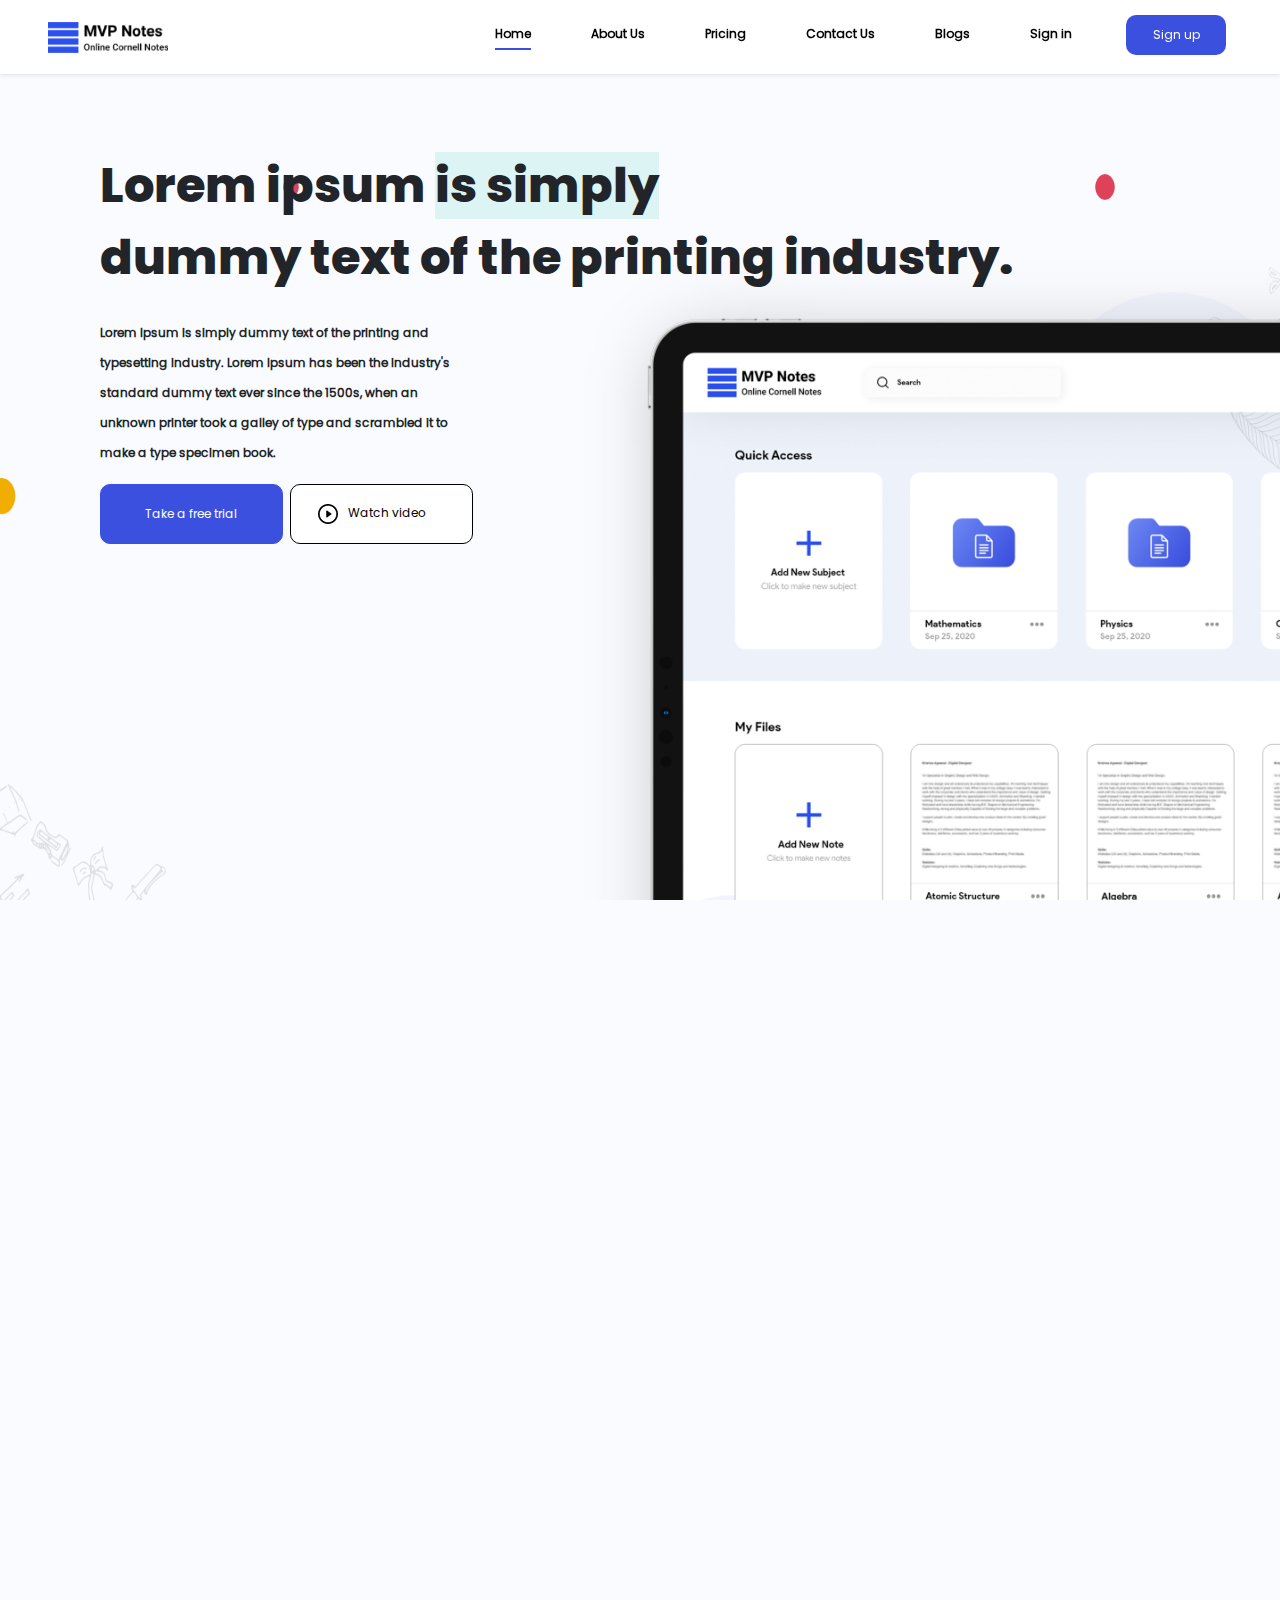
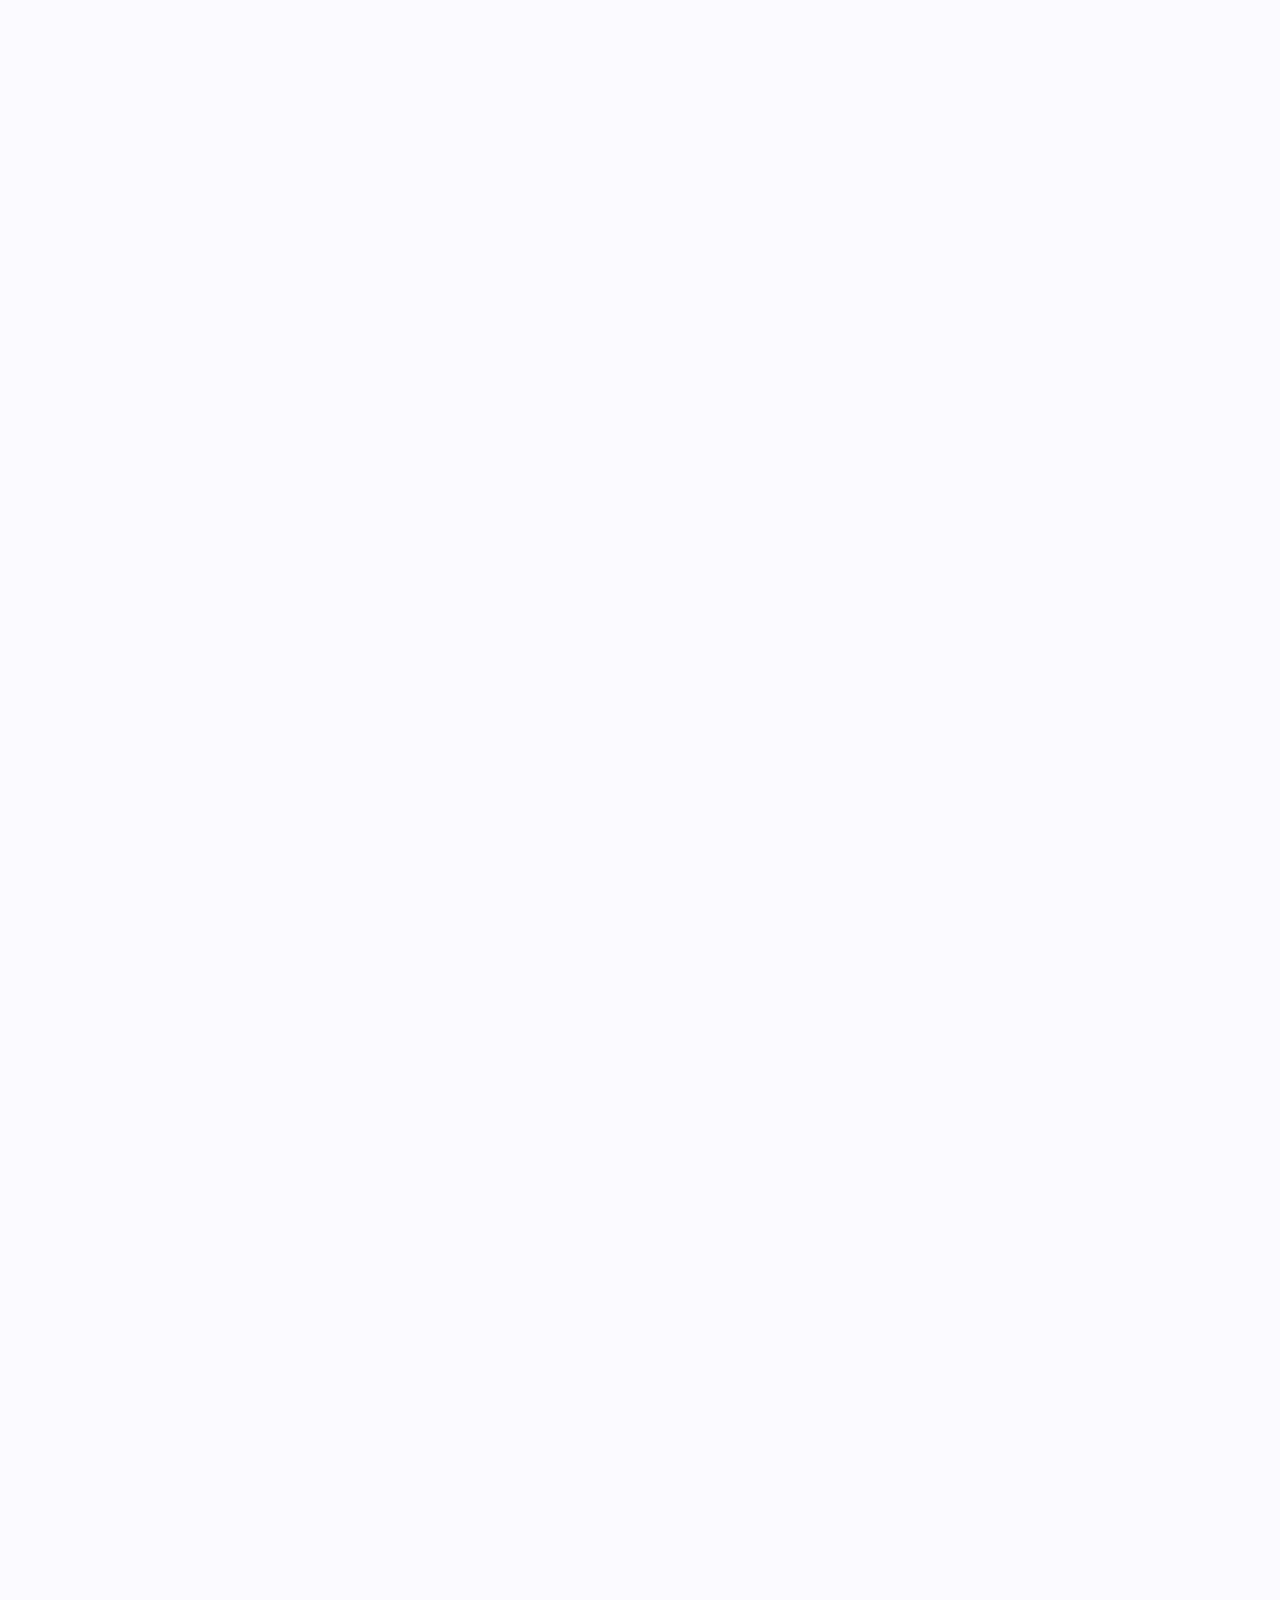
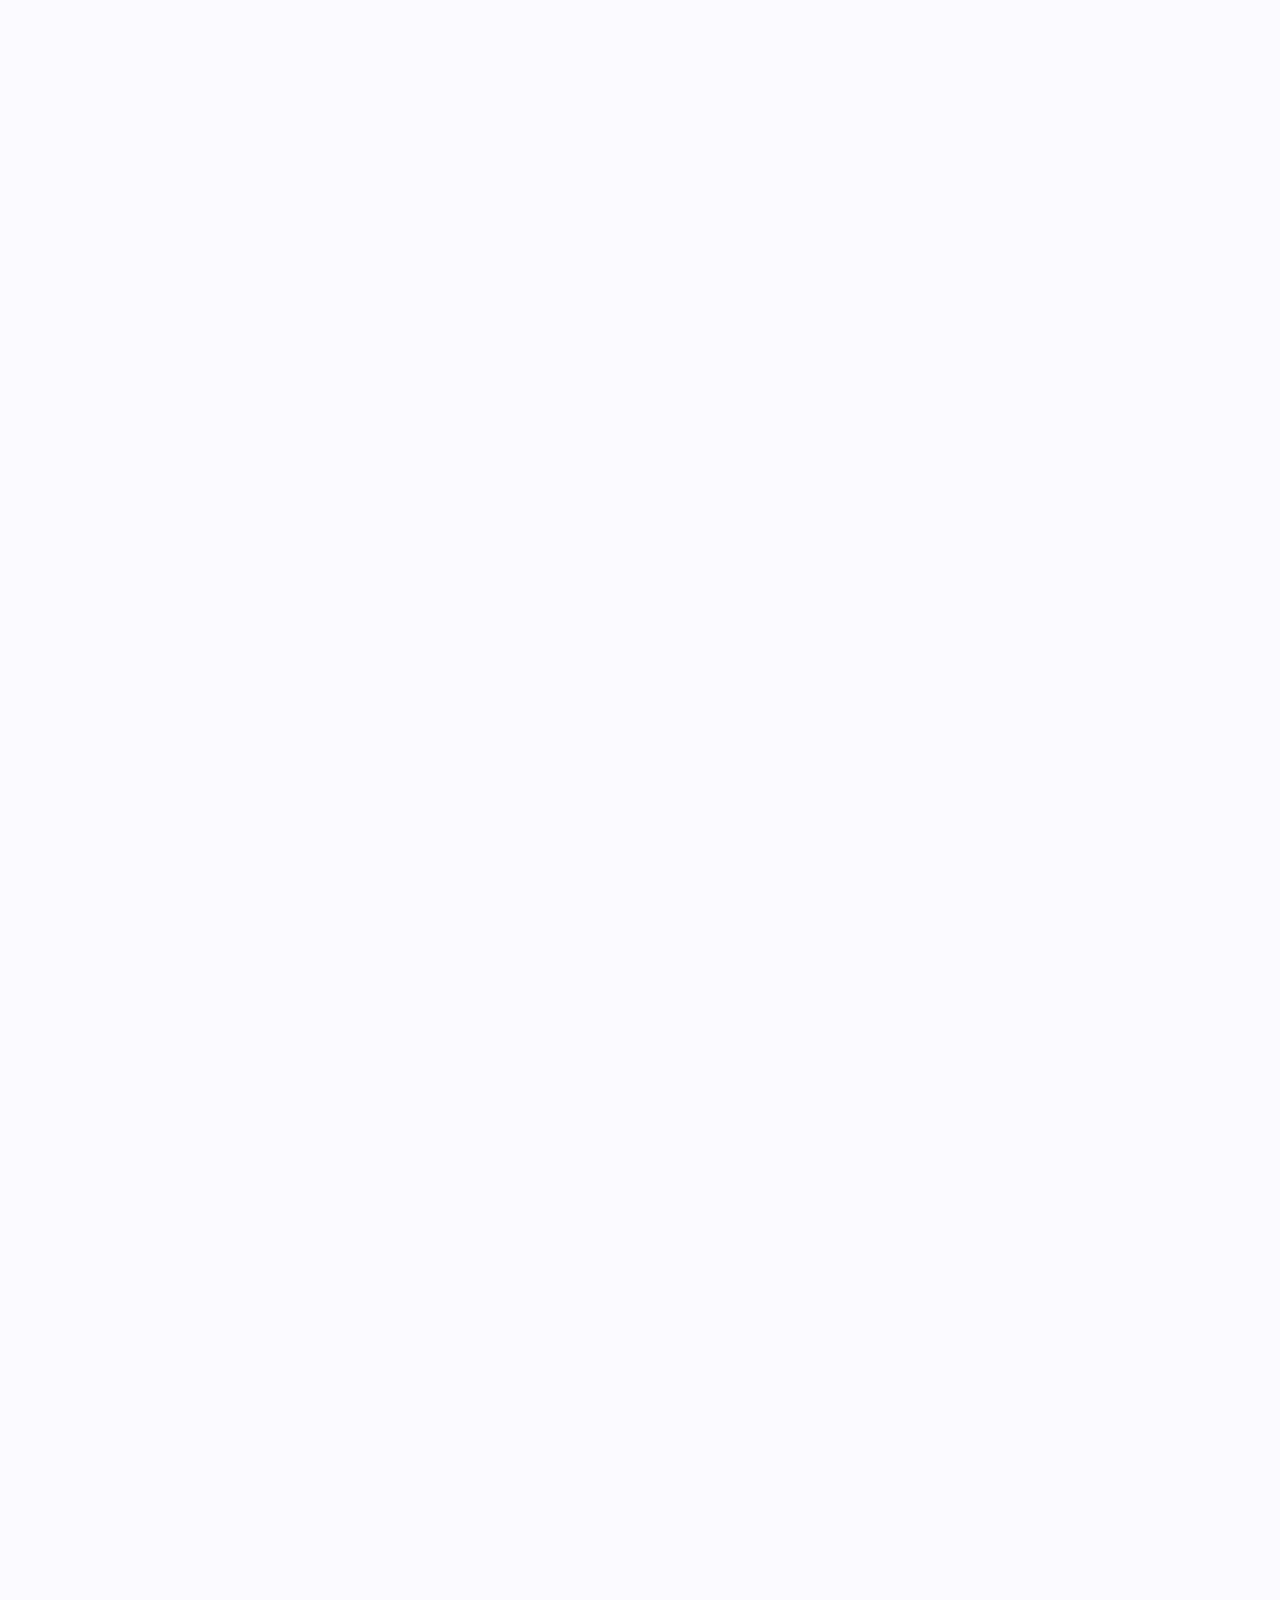
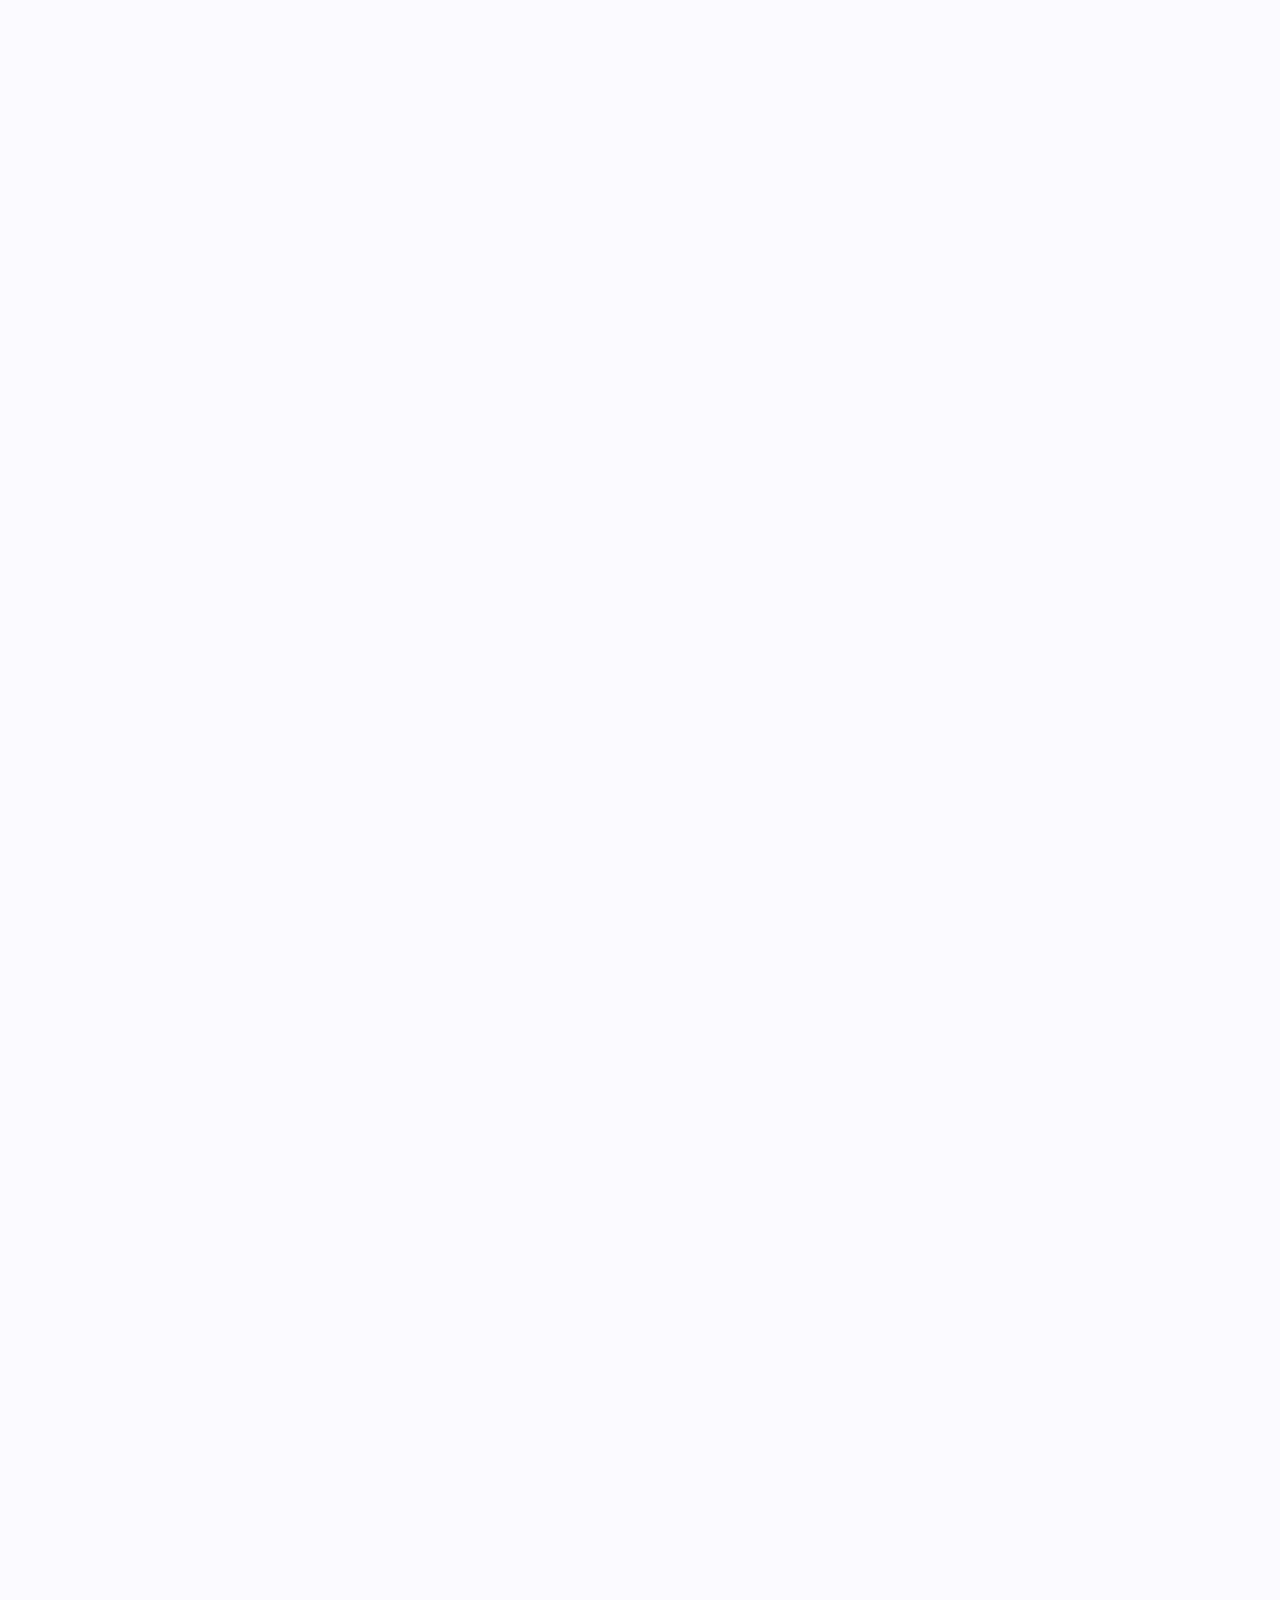
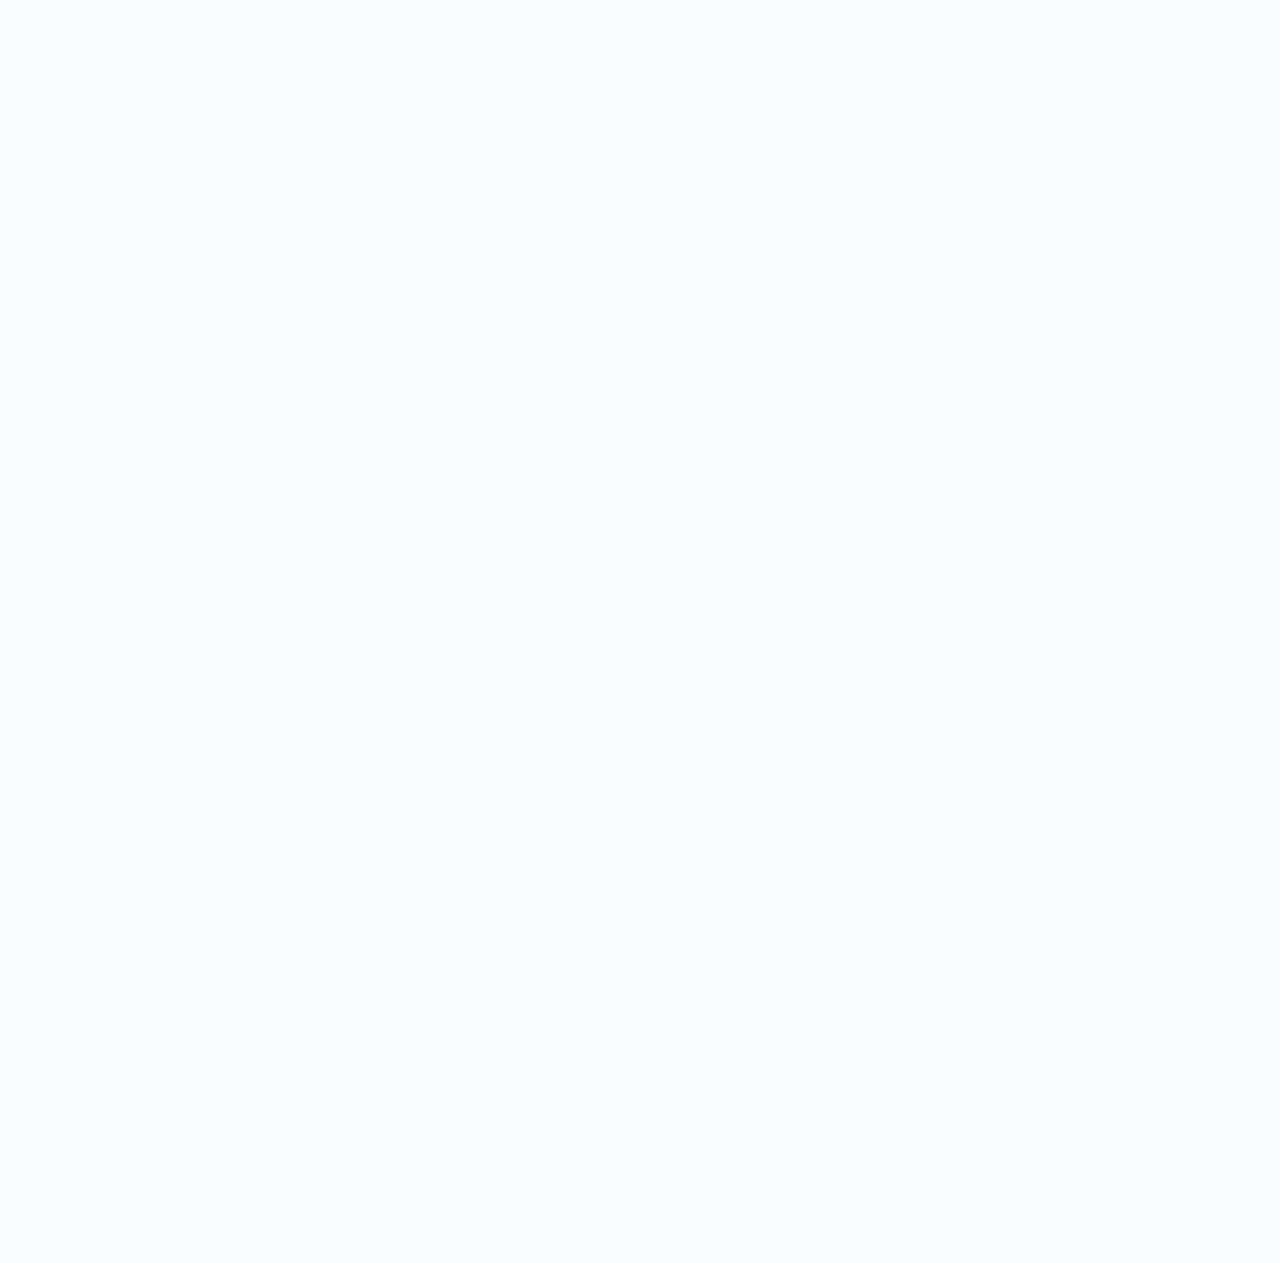
<file: index.html>
<!DOCTYPE html>
<html>
<head>
  <meta charset="UTF-8">
  <meta name="description" content="">
  <meta name="keywords" content="">
  <meta name="author" content="">
  <meta name="viewport" content="width=device-width, initial-scale=1, shrink-to-fit=no">
  
<!-- Bootstrap CSS -->
<link rel="stylesheet" href="css/style.css">
<link rel="stylesheet" href="css/mobileStyle.css">
<link rel="stylesheet" href="css/bootstrap.min.css">
<link rel="stylesheet" href="https://stackpath.bootstrapcdn.com/font-awesome/4.7.0/css/font-awesome.min.css">

 <title>MVP Notes</title>
</head>
<body>

<header>
 <nav class="navbar navbar-expand-lg navbar-light smart-scroll" style="background: white !important;">
  <a class="navbar-brand" href="index.html">
  	<img src="images/logo.png" class="header-logo">
  </a>
  <button class="navbar-toggler" type="button" data-toggle="collapse" data-target="#navbarNav" aria-controls="navbarNav" aria-expanded="false" aria-label="Toggle navigation">
    <span class="navbar-toggler-icon"></span>
  </button>
  <div class="collapse navbar-collapse" id="navbarNav">
    <ul class="navbar-nav">
      <li class="nav-item active">
        <a class="nav-link" href="#">Home <span class="sr-only">(current)</span></a>
      </li>
      <li class="nav-item">
        <a class="nav-link" href="About.html">About Us</a>
      </li>
      <li class="nav-item">
        <a class="nav-link" href="Pricing.html">Pricing</a>
      </li>
      <li class="nav-item">
        <a class="nav-link" href="Contact.html">Contact Us</a>
      </li>
      <li class="nav-item">
        <a class="nav-link" href="Blogs.html">Blogs</a>
      </li>
      <li class="nav-item">
        <a class="nav-link" href="#">Sign in</a>
      </li>
      <li class="nav-item mx-4">
        <a class="" href="#">
        	<button class="header-button">Sign up</button>
        </a>
      </li>
     
    </ul>
  </div>
 </nav>
</header>

<section class="home-banner-div">
	<p class="banner-head">Lorem ipsum <span>is simply</span> <br/> dummy text of the printing industry.</p>
	<div class="row">
		<div class="col-md-4">
			<p class="home-content-text pt-4">
				Lorem Ipsum is simply dummy text of the printing and typesetting industry. Lorem Ipsum has been the industry's standard dummy text ever since the 1500s, when an unknown printer took a galley of type and scrambled it to make a type specimen book.
			</p>
			<div class="d-flex justify-content-between pt-3">
				<button class="banner-button blue">Take a free trial</button>
				<button class="banner-button-white"><span><img src="images/Play black button.png" class="button-play-icon"></span>Watch video</button>
			</div>
<!-- 			<img src="images/Texture.png" class="banner-texture">
 -->		</div>
		<div class="col-md-8">
			<img src="images/1.png" class="banner-image">
		</div>
	</div>
</section>

<section class="bg-white home-history-div">
	<div class="cont">
		<div class="row align-items-center">
		<div class="col-md-6">
			<img src="images/Group 3440.png" class="history-img">
		</div> 
		<div class="col-md-6">
			<p class="home-small-heading">History of Cornel Notes.</p>
			<p class="home-heading">What is MVP Notes?</p>
			<p class="home-content-text py-4">Lorem Ipsum is simply dummy text of the printing and typesetting industry. Lorem Ipsum has been the industry's standard dummy text ever since the 1500s, when an unknown printer took a galley of type and scrambled it to make a type specimen book. It has survived not only five centuries, but also the leap into electronic typesetting, remaining essentially unchanged. It was popularised in the 1960s with the release of Letraset sheets containing Lorem Ipsum passages, and more recently with desktop publishing software like Aldus PageMaker including versions of Lorem Ipsum. It was popularised in the 1960s with the release of Letraset sheets containing Lorem Ipsum passages, and more recently with desktop publishing software like Aldus PageMaker including versions of Lorem Ipsum.</p>
			<button class="banner-button blue">Know More About Us</button>
		</div>
	</div>
	</div>
</section>

<section class="Highlights-section">
	<div class="cont">
		<p class="home-small-heading text-center">Software Highlights</p>
		<p class="home-heading text-center">We Make Good Shift For You</p>
		<div class="row pt-5">
			<div class="col-md-6 pt-5">
				<p class="highlight-head">Create your lecture notes <br>in some minutes, here and now</p>

				<!-- accordian -->
				<div class="container p-0">
				  <div class="accordion" id="accordionExample">
				  <div class="card">
				    <div class="card-head" id="headingOne">
				      <h2 class="mb-0" data-toggle="collapse" data-target="#collapseOne" aria-expanded="true" aria-controls="collapseOne">
				          1. Build your Subject for the notes you want. 
				      </h2>
				    </div>
				    <div id="collapseOne" class="collapse show" aria-labelledby="headingOne" data-parent="#accordionExample">
				      <div class="card-body">
				      	<p class="home-content-text">
				        Lorem Ipsum is simply dummy text of the printing and typesetting industry. Lorem Ipsum has been the industry's standard dummy text ever since the 1500s, when an unknown printer took a galley of type and scrambled it to make a type specimen book.
				        </p>
				        <p class="home-content-text font-blue">Learn More <span><i class="fa fa-chevron-right px-4"></i></span></p>

				      </div>
				    </div>
				  </div>

				  <div class="card">
				    <div class="card-head" id="headingTwo">
				      <h2 class="mb-0 collapsed" data-toggle="collapse" data-target="#collapseTwo" aria-expanded="false" aria-controls="collapseTwo">
				          2. Create your Notes in the Subject.
				      </h2>
				    </div>
				    <div id="collapseTwo" class="collapse" aria-labelledby="headingTwo" data-parent="#accordionExample">
				      <div class="card-body">
				      	<p class="home-content-text">
				        Lorem Ipsum is simply dummy text of the printing and typesetting industry. Lorem Ipsum has been the industry's standard dummy text ever since the 1500s, when an unknown printer took a galley of type and scrambled it to make a type specimen book.
				        </p>
				        <p class="home-content-text font-blue">Learn More <span><i class="fa fa-chevron-right px-4"></i></span></p>
				      </div>
				    </div>
				  </div>

				  <div class="card">
				    <div class="card-head" id="headingThree">
				      <h2 class="mb-0 collapsed" data-toggle="collapse" data-target="#collapseThree" aria-expanded="false" aria-controls="collapseThree">
				          3. Save you Notes and edit anywhere. anytime.
				      </h2>
				    </div>
				    <div id="collapseThree" class="collapse" aria-labelledby="headingThree" data-parent="#accordionExample">
				      <div class="card-body">
				      	<p class="home-content-text">
				        Lorem Ipsum is simply dummy text of the printing and typesetting industry. Lorem Ipsum has been the industry's standard dummy text ever since the 1500s, when an unknown printer took a galley of type and scrambled it to make a type specimen book.
				        </p>
				        <p class="home-content-text font-blue">Learn More <span><i class="fa fa-chevron-right px-4"></i></span></p>
				      </div>
				    </div>
				  </div>

				</div>
				</div>
				<!-- accordian ends -->
			</div>

			<div class="col-md-6">
				<img src="images/1.png" class="hightlight-image">
			</div>
		</div>
	</div>
</section>

<section class="Demo-section">
	<div class="cont text-center">
		<p class="home-small-heading">Live Demo</p>
		<p class="home-heading">MVP Notes Software Video Explain</p>
		<img src="images/Group 3508.png" class="Demo-image">
		<button class="watch-video-button blue"><span><img src="images/Play black button.png" class="button-play-icon"></span>Watch video</button>

	</div>	
</section>

<section class="subscription-section">
	<div class="cont text-center">
		<p class="home-small-heading">Our Subscription plans</p>
		<p class="home-heading">Select the best plan that suits you</p>
		<button class="term-usage-button blue">Terms of Usages</button>

		<div class="row pt-5">
			<div class="col-md-3">
				<div class="subscription-cards activesub" id="first-card">
					<p class="subs-head">Beginner</p>
					<p class="subs-price">Free <span class="subs-month"> /28days</span></p>
					<p class="subs-content">For most of the bussiness that want to optimize web quaries</p>
					<div class="text-left">
					<p class="subs-feature"><span><img src="images/Blue Check.png" class="blue-tick"></span>All limited links</p>
					<p class="subs-feature"><span><img src="images/Blue Check.png" class="blue-tick"></span>Own analytics problem</p>
					<p class="subs-feature"><span><img src="images/Blue Check.png" class="blue-tick"></span>Chat support</p>
					<p class="subs-feature"><span><img src="images/Blue Check.png" class="blue-tick"></span>15GB Cloud Space</p>
                    </div>
                    <button class="subs-button blue">Free Trial</button>
				</div>
			</div>

			<div class="col-md-3">
				<div class="subscription-cards" id="second-card">
					<p class="subs-head">Creator</p>
					<p class="subs-price">$49 <span class="subs-month"> /month</span></p>
					<p class="subs-content">For most of the bussiness that want to optimize web quaries</p>
					<div class="text-left">
					<p class="subs-feature"><span><img src="images/Blue Check.png" class="blue-tick"></span>All limited links</p>
					<p class="subs-feature"><span><img src="images/Blue Check.png" class="blue-tick"></span>Own analytics problem</p>
					<p class="subs-feature"><span><img src="images/Blue Check.png" class="blue-tick"></span>Chat support</p>
					<p class="subs-feature"><span><img src="images/Blue Check.png" class="blue-tick"></span>15GB Cloud Space</p>
                    </div>
                    <button class="subs-button blue">Select this plan</button>
				</div>
			</div>
			<div class="col-md-3">
				<div class="subscription-cards" id="third-card">
					<p class="subs-head">Bussiness</p>
					<p class="subs-price">$139 <span class="subs-month"> /month</span></p>
					<p class="subs-content">For most of the bussiness that want to optimize web quaries</p>
					<div class="text-left">
					<p class="subs-feature"><span><img src="images/Blue Check.png" class="blue-tick"></span>All limited links</p>
					<p class="subs-feature"><span><img src="images/Blue Check.png" class="blue-tick"></span>Own analytics problem</p>
					<p class="subs-feature"><span><img src="images/Blue Check.png" class="blue-tick"></span>Chat support</p>
					<p class="subs-feature"><span><img src="images/Blue Check.png" class="blue-tick"></span>15GB Cloud Space</p>
                    </div>
                    <button class="subs-button blue">Select this plan</button>
				</div>
			</div>
			<div class="col-md-3">
				<div class="subscription-cards" id="fourth-card">
					<p class="subs-head">Team</p>
					<p class="subs-price">$489 <span class="subs-month"> /month</span></p>
					<p class="subs-content">For most of the bussiness that want to optimize web quaries</p>
					<div class="text-left">
					<p class="subs-feature"><span><img src="images/Blue Check.png" class="blue-tick"></span>All limited links</p>
					<p class="subs-feature"><span><img src="images/Blue Check.png" class="blue-tick"></span>Own analytics problem</p>
					<p class="subs-feature"><span><img src="images/Blue Check.png" class="blue-tick"></span>Chat support</p>
					<p class="subs-feature"><span><img src="images/Blue Check.png" class="blue-tick"></span>15GB Cloud Space</p>
                    </div>
                    <button class="subs-button blue">Select this plan</button>
				</div>
			</div>
		</div>

	</div>
</section>

<section class="FAQ-section">
	<div class="cont">
		<div class="row">
			<div class="col-md-6">
				<img src="images/iryna-tysiak-kRaH720CCRE-unsplash.png" class="w-100 mb-4">
			</div>
			<div class="col-md-6">
				<div class="faq-content-div">
				<p class="home-heading">FAQ</p>
				<p class="faq-head">We're here to help you. Anytime !</p>
              <!-- accordian -->
              <div class="container p-0">
				  <div class="accordion" id="accordionExample1" style="margin-top: 11px;">
				  <div class="card">
				    <div class="card-head" id="headingOne1">
				      <h2 class="mb-0 faq-collapse-head" data-toggle="collapse" data-target="#collapseOne1" aria-expanded="true" aria-controls="collapseOne">
				          Question number one
				      </h2>
				    </div>
				    <div id="collapseOne1" class="collapse show" aria-labelledby="headingOne" data-parent="#accordionExample1">
				      <div class="card-body p-0 card-marg">
				      	<p class="home-content-text">
				        Lorem Ipsum is simply dummy text of the printing and typesetting industry. Lorem Ipsum has been the industry's standard dummy text ever since the 1500s, when an unknown printer took a galley of type and scrambled it to make a type specimen book.
				        </p>

				      </div>
				    </div>
				  </div>

				  <div class="card">
				    <div class="card-head" id="headingTwo1">
				      <h2 class="mb-0 collapsed faq-collapse-head" data-toggle="collapse" data-target="#collapseTwo1" aria-expanded="false" aria-controls="collapseTwo">
				          Question number two
				      </h2>
				    </div>
				    <div id="collapseTwo1" class="collapse" aria-labelledby="headingTwo" data-parent="#accordionExample1">
				      <div class="card-body card-marg">
				      	<p class="home-content-text p-0">
				        Lorem Ipsum is simply dummy text of the printing and typesetting industry. Lorem Ipsum has been the industry's standard dummy text ever since the 1500s, when an unknown printer took a galley of type and scrambled it to make a type specimen book.
				        </p>
				      </div>
				    </div>
				  </div>

				  <div class="card">
				    <div class="card-head" id="headingThree1">
				      <h2 class="mb-0 collapsed faq-collapse-head" data-toggle="collapse" data-target="#collapseThree1" aria-expanded="false" aria-controls="collapseThree">
				          Question number three
				      </h2>
				    </div>
				    <div id="collapseThree1" class="collapse" aria-labelledby="headingThree" data-parent="#accordionExample1">
				      <div class="card-body card-marg">
				      	<p class="home-content-text p-0">
				        Lorem Ipsum is simply dummy text of the printing and typesetting industry. Lorem Ipsum has been the industry's standard dummy text ever since the 1500s, when an unknown printer took a galley of type and scrambled it to make a type specimen book.
				        </p>
				      </div>
				    </div>
				  </div>

				  <div class="card">
				    <div class="card-head" id="headingFour1">
				      <h2 class="mb-0 collapsed faq-collapse-head" data-toggle="collapse" data-target="#collapseFour1" aria-expanded="false" aria-controls="collapseFour1">
				          Question number four
				      </h2>
				    </div>
				    <div id="collapseFour1" class="collapse" aria-labelledby="headingFour" data-parent="#accordionExample1">
				      <div class="card-body card-marg">
				      	<p class="home-content-text p-0">
				        Lorem Ipsum is simply dummy text of the printing and typesetting industry. Lorem Ipsum has been the industry's standard dummy text ever since the 1500s, when an unknown printer took a galley of type and scrambled it to make a type specimen book.
				        </p>
				      </div>
				    </div>
				  </div>

				  <div class="card">
				    <div class="card-head" id="headingFive1">
				      <h2 class="mb-0 collapsed faq-collapse-head" data-toggle="collapse" data-target="#collapseFive1" aria-expanded="false" aria-controls="collapseFive1">
				          Question number five
				      </h2>
				    </div>
				    <div id="collapseFive1" class="collapse" aria-labelledby="headingFive" data-parent="#accordionExample1">
				      <div class="card-body card-marg">
				      	<p class="home-content-text p-0">
				        Lorem Ipsum is simply dummy text of the printing and typesetting industry. Lorem Ipsum has been the industry's standard dummy text ever since the 1500s, when an unknown printer took a galley of type and scrambled it to make a type specimen book.
				        </p>
				      </div>
				    </div>
				  </div>

				</div>
				</div>

              <!-- accordian ends -->
			    </div>
			</div>
		</div>
	</div>
</section>

<section class="call-of-action">
	<div class="cont text-center">
		<p class="home-heading">Our newsletter is like others, but different.<br/> We do care about details and style. Get onboard!</p>
		<form class="pt-5">
			<input type="email" name="email"  class="COA-input" placeholder="Enter your email address" />
			<button class="COA-button">Push! Don't Pull!</button>
		</form>
	</div>
</section>

<section class="Blogs-section">
	<div class="cont">
		<p class="home-small-heading text-center">Blogs</p>
		<p class="home-heading text-center">Read Our Articles</p>
		<div class="row pt-5">
			<div class="col-md-6">
				<div class="blog-left-div">
					<img src="images/adolfo-felix-Yi9-QIObQ1o-unsplash (1).png">
					<p class="blog-head">Lorem ipsum is simply dummy text of the printing industry.</p>
					<p class="blog-content-text p-0">
				        Lorem Ipsum is simply dummy text of the printing and typesetting industry. Lorem Ipsum has been the industry's standard dummy text ever since the 1500s, when an unknown printer took a galley of type and scrambled it to make a type specimen book.
				     </p>
				     <p class="blog-head-small">By Will Leitch</p>
				     <p class="blog-publish-date">March 25, 2020 | 09:10 PM</p>
				     <button class="view-more-button mt-3">View more</button>
				</div>
			</div>
			<div class="col-md-6">
				<div class="small-blog-overflow-div">
				<div class="small-blog-div">
					<div class="d-flex justify-content-between align-items-center">
						<div class="p1-div">
							<p class="blog-head-small">Lorem ipsum is simply dummy text of the printing industry.</p>
						    <p class="blog-content-small">Lorem ipsum is simply dummy text of the printing industry.Lorem Ipsum has been the industry's standard dummy text ever</p>
						    <p class="blog-author-small">By Will Leitch</p>
				            <p class="blog-publish-date-small">March 25, 2020 | 09:10 PM</p>
						</div>
						<div class="p2-div">
							<img src="images/daniel-fazio-DzqeB43HfnE-unsplash.png">
						</div>
					</div>
				</div>
				<div class="small-blog-div">
					<div class="d-flex justify-content-between align-items-center">
						<div class="p1-div">
							<p class="blog-head-small">Lorem ipsum is simply dummy text of the printing industry.</p>
						    <p class="blog-content-small">Lorem ipsum is simply dummy text of the printing industry.Lorem Ipsum has been the industry's standard dummy text ever</p>
						    <p class="blog-author-small">By Will Leitch</p>
				            <p class="blog-publish-date-small">March 25, 2020 | 09:10 PM</p>
						</div>
						<div class="p2-div">
							<img src="images/felipe-furtado-2zDXqgTzEFE-unsplash (2).png">
						</div>
					</div>
				</div>
				<div class="small-blog-div">
					<div class="d-flex justify-content-between  align-items-center">
						<div class="p1-div">
							<p class="blog-head-small">Lorem ipsum is simply dummy text of the printing industry.</p>
						    <p class="blog-content-small">Lorem ipsum is simply dummy text of the printing industry.Lorem Ipsum has been the industry's standard dummy text ever</p>
						    <p class="blog-author-small">By Will Leitch</p>
				            <p class="blog-publish-date-small">March 25, 2020 | 09:10 PM</p>
						</div>
						<div class="p2-div">
							<img src="images/calum-macaulay-CxYHfBkC0vs-unsplash.png">
						</div>
					</div>
				</div>
				<div class="small-blog-div">
					<div class="d-flex justify-content-between  align-items-center">
						<div class="p1-div">
							<p class="blog-head-small">Lorem ipsum is simply dummy text of the printing industry.</p>
						    <p class="blog-content-small">Lorem ipsum is simply dummy text of the printing industry.Lorem Ipsum has been the industry's standard dummy text ever</p>
						    <p class="blog-author-small">By Will Leitch</p>
				            <p class="blog-publish-date-small">March 25, 2020 | 09:10 PM</p>
						</div>
						<div class="p2-div">
							<img src="images/calum-macaulay-CxYHfBkC0vs-unsplash.png">
						</div>
					</div>
				</div>
				<div class="small-blog-div">
					<div class="d-flex justify-content-between  align-items-center">
						<div class="p1-div">
							<p class="blog-head-small">Lorem ipsum is simply dummy text of the printing industry.</p>
						    <p class="blog-content-small">Lorem ipsum is simply dummy text of the printing industry.Lorem Ipsum has been the industry's standard dummy text ever</p>
						    <p class="blog-author-small">By Will Leitch</p>
				            <p class="blog-publish-date-small">March 25, 2020 | 09:10 PM</p>
						</div>
						<div class="p2-div">
							<img src="images/calum-macaulay-CxYHfBkC0vs-unsplash.png">
						</div>
					</div>
				</div>
				</div>
			</div>
		</div>
	</div>
</section>

<section class="home-form-section">
	<div class="form-expand-div">

		<!-- accordian -->
              <div class="container p-0">
				  <div class="accordion pad-0" id="accordionExample2">
				  <div class="card border-none">
				    <div class="card-head" id="headingOne2">
				      <h2 class="mb-0 blog-collapse-head" data-toggle="collapse" data-target="#collapseOne2" aria-expanded="false" aria-controls="collapseOne">
				          Any Suggestions? We'd love to hear from you.<span><img src="images/right-arrow (3).svg" class="form-arrow"></span>
				      </h2>
				    </div>
				    <div id="collapseOne2" class="collapse" aria-labelledby="headingOne" data-parent="#accordionExample2">
				      <div class="card-body p-0">
				      	<div class="form-expand-body">
				      		<form class="expand-form">
				      			<p>Enter your full name*</p>
				      			<input type="text" name="" />
				      			<p>Enter your email address*</p>
				      			<input type="text" name="" />
				      			<p>Enter your phone number*</p>
				      			<input type="text" name="" />
				      			<p>Your Subject</p>
				      			<input type="text" name="" />
				      			<p>Your Message</p>
				      			<input type="text" name="" />
				      			<button class="blue header-button d-block text-center m-auto" style="width: 200px;">Send</button>
				      		</form>
				      	</div>
				      </div>
				    </div>
				  </div>
	             </div>
              </div>
    </div>
</section>

<footer>
	<div class="cont pt-0">
		<div class="row">
			<div class="col-md-4">
				<img src="images/logo.png" class="footer-logo">
				<p class="home-content-text pt-4 font-lightgrey font-weight-normal">
				        Lorem Ipsum is simply dummy text of the printing and typesetting industry. Lorem Ipsum has been the industry's standard dummy text ever since the 1500s, when an unknown printer took a galley of type and scrambled it to make a type specimen book.
				</p>
			</div>
			<div class="col-sm-6 col-md-2 ">
				<p class="footer-head">company</p>
				<div class="footer-links">
				<p>About Us</p>
				<p>Subscription</p>
				<P>Contact Us</P>
				<p>Blogs</p>
				<p>Sign In</p>
				</div>
			</div>
			<div class="col-sm-6 col-md-2 ">
				<p class="footer-head">Our Policy</p>
				<div class="footer-links">
				<p>Subscription Policy</p>
				<p>GDPR Policy</p>
				<P>Terms & Condition</P>
				<p>Privacy Policy</p>
				</div>
			</div>
			<div class="col-md-4">
				<p class="footer-head">Newsletter</p>
				<div class="footer-links">
				<form>
			      <input type="email" name="email"  class="Footer-input" placeholder="Enter your email address" />
			      <button class="Footer-button">Push! Don't Pull!</button>
		        </form>
				</div>
				<p class="footer-head">Follow Us</p>
				<div class="Footer-social-icons-div">
					<img src="images/Facebook.png" />
					<img src="images/linkedin.png">
					<img src="images/instagram.png">
					<img src="images/twitter.png">
				</div>
			</div>
		</div>
	</div>
	<p class="trademark-line">@2020 All rights reserved. Made by brain inventory with love.</p>
</footer>
































<script src="https://code.jquery.com/jquery-3.2.1.slim.min.js" integrity="sha384-KJ3o2DKtIkvYIK3UENzmM7KCkRr/rE9/Qpg6aAZGJwFDMVNA/GpGFF93hXpG5KkN" crossorigin="anonymous"></script>
<script>
	// add padding top to show content behind navbar
$('body').css('padding-top', $('.navbar').outerHeight() + 'px')

// detect scroll top or down
if ($('.smart-scroll').length > 0) { // check if element exists
    var last_scroll_top = 0;
    $(window).on('scroll', function() {
        scroll_top = $(this).scrollTop();
        if(scroll_top < last_scroll_top) {
            $('.smart-scroll').removeClass('scrolled-down').addClass('scrolled-up');
        }
        else {
            $('.smart-scroll').removeClass('scrolled-up').addClass('scrolled-down');
        }
        last_scroll_top = scroll_top;
    });
}
</script>
<script src="https://cdnjs.cloudflare.com/ajax/libs/popper.js/1.12.9/umd/popper.min.js" integrity="sha384-ApNbgh9B+Y1QKtv3Rn7W3mgPxhU9K/ScQsAP7hUibX39j7fakFPskvXusvfa0b4Q" crossorigin="anonymous"></script>
<script src="js/bootstrap.min.js"></script>





</body>
</html>
</file>
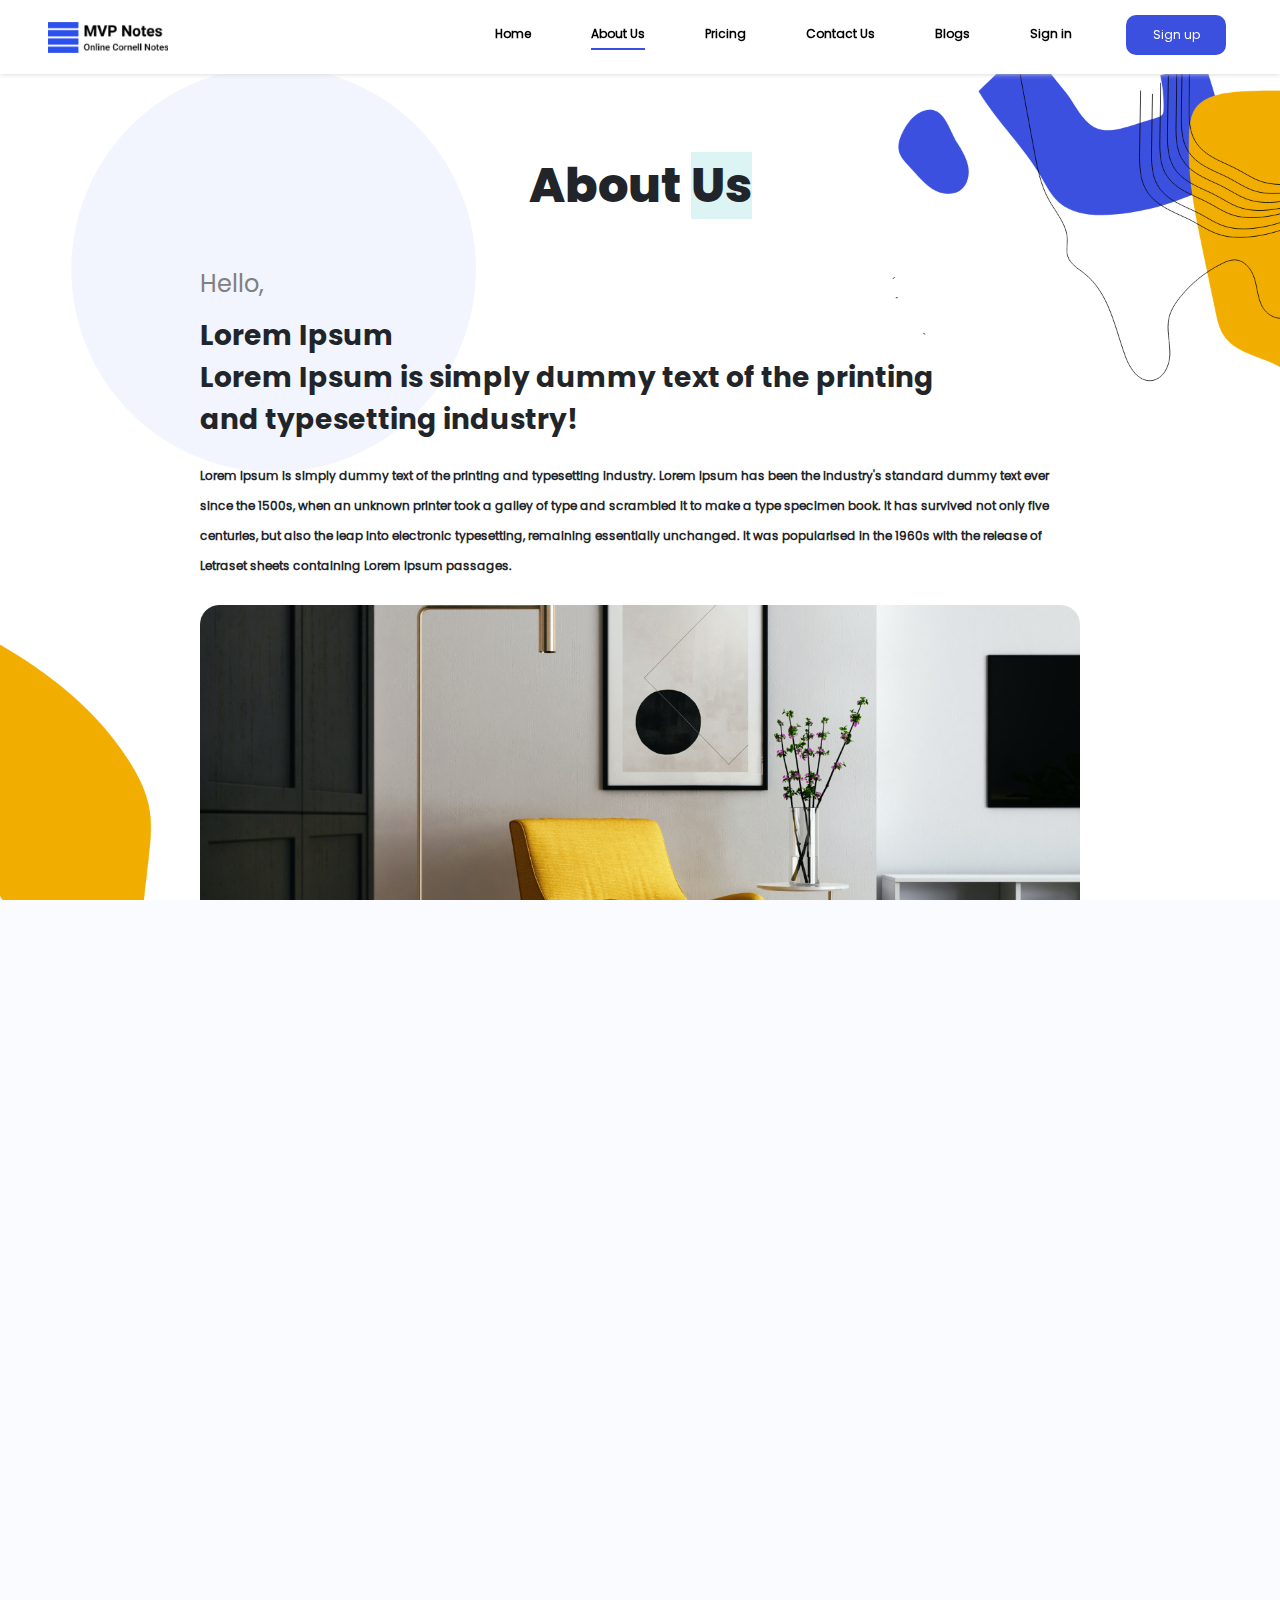
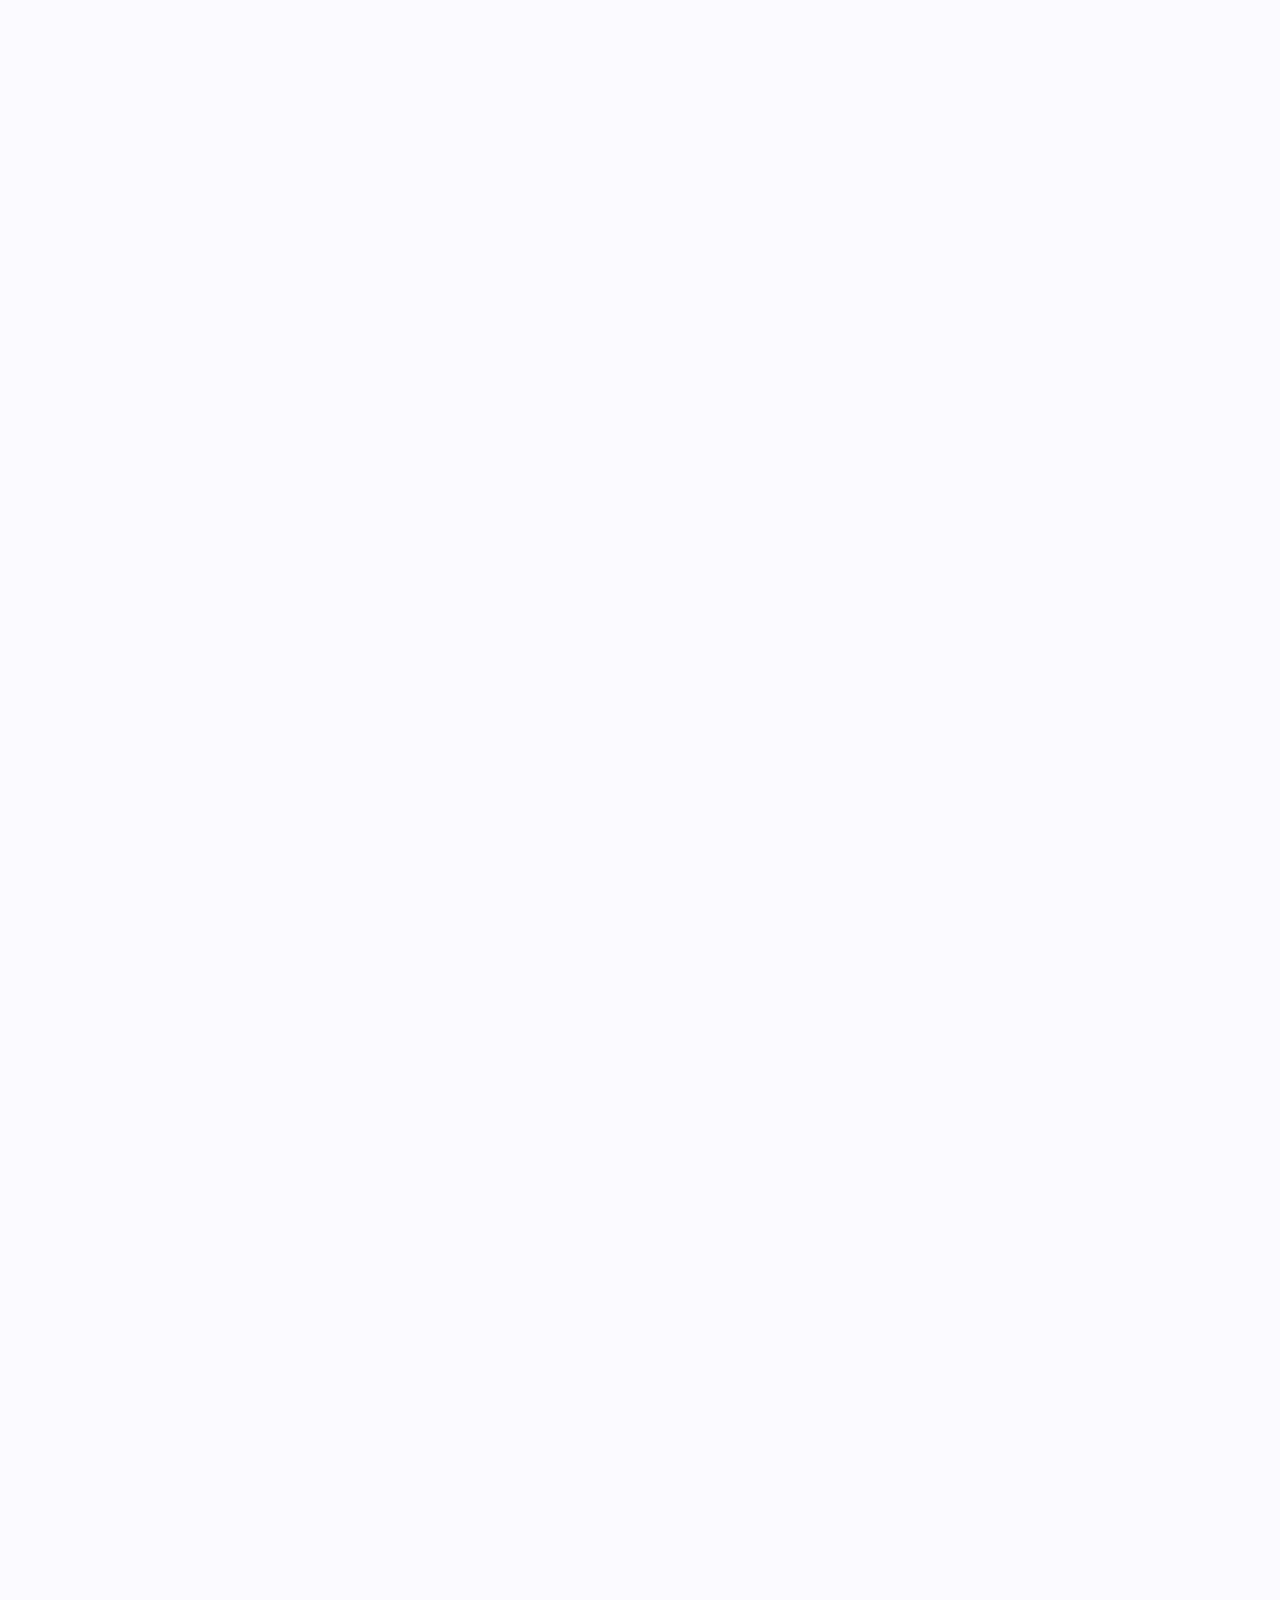
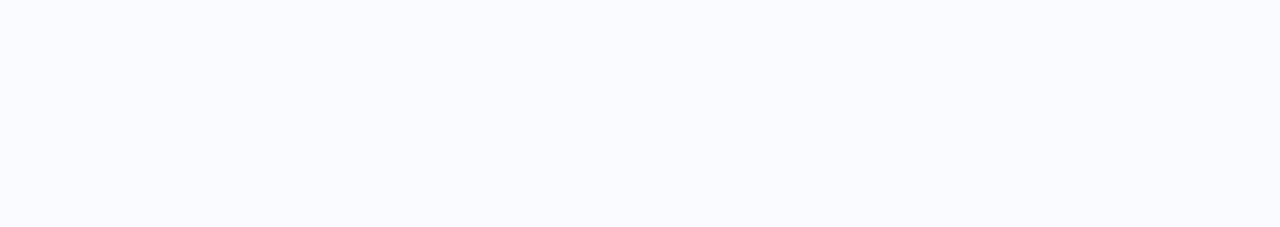
<file: About.html>
<!DOCTYPE html>
<html>
<head>
  <meta charset="UTF-8">
  <meta name="description" content="">
  <meta name="keywords" content="">
  <meta name="author" content="">
  <meta name="viewport" content="width=device-width, initial-scale=1, shrink-to-fit=no">
  
<!-- Bootstrap CSS -->
<link rel="stylesheet" href="css/style.css">
<link rel="stylesheet" href="css/mobileStyle.css">
<link rel="stylesheet" href="css/bootstrap.min.css">
<link rel="stylesheet" href="https://stackpath.bootstrapcdn.com/font-awesome/4.7.0/css/font-awesome.min.css">

 <title>About</title>
</head>
<body>

<header class="bg-white">
 <nav class="navbar navbar-expand-lg navbar-light smart-scroll" style="background: white !important;">
  <a class="navbar-brand" href="index.html">
  	<img src="images/logo.png" class="header-logo">
  </a>
  <button class="navbar-toggler" type="button" data-toggle="collapse" data-target="#navbarNav" aria-controls="navbarNav" aria-expanded="false" aria-label="Toggle navigation">
    <span class="navbar-toggler-icon"></span>
  </button>
  <div class="collapse navbar-collapse" id="navbarNav">
    <ul class="navbar-nav">
      <li class="nav-item ">
        <a class="nav-link" href="index.html">Home <span class="sr-only">(current)</span></a>
      </li>
      <li class="nav-item active">
        <a class="nav-link" href="About.html">About Us</a>
      </li>
      <li class="nav-item">
        <a class="nav-link" href="Pricing.html">Pricing</a>
      </li>
      <li class="nav-item">
        <a class="nav-link" href="Contact.html">Contact Us</a>
      </li>
      <li class="nav-item">
        <a class="nav-link" href="Blogs.html">Blogs</a>
      </li>
      <li class="nav-item">
        <a class="nav-link" href="#">Sign in</a>
      </li>
      <li class="nav-item mx-4">
        <a class="" href="#">
        	<button class="header-button">Sign up</button>
        </a>
      </li>
     
    </ul>
  </div>
 </nav>
</header>

<section class="About-banner-section">
	<div class="about-cont">
		<p class="banner-head text-center">About <span>Us</span></p>
		<h4 class="font-grey pt-5 pb-3">Hello,</h4>
		<p class="highlight-head border-none">Lorem Ipsum <br/> Lorem Ipsum is simply dummy text of the printing<br/> and typesetting industry!</p>
		<p class="home-content-text">Lorem Ipsum is simply dummy text of the printing and typesetting industry. Lorem Ipsum has been the industry's standard dummy text ever since the 1500s, when an unknown printer took a galley of type and scrambled it to make a type specimen book. It has survived not only five centuries, but also the leap into electronic typesetting, remaining essentially unchanged. It was popularised in the 1960s with the release of Letraset sheets containing Lorem Ipsum passages.</p>
		<img src="images/kam-idris-_HqHX3LBN18-unsplash.png" class="w-100 pt-4 pb-5">
		<p class="home-content-text text-center">Lorem Ipsum is simply dummy text of the printing and typesetting industry. Lorem Ipsum has been the industry's standard dummy text ever since the 1500s, when an unknown printer took a galley of type and scrambled it to make a type specimen book. It has survived not only five centuries, but also the leap into electronic typesetting, remaining essentially unchanged. It was popularised in the 1960s with the release of Letraset sheets containing Lorem Ipsum passages.</p>
	</div>
</section>

<section class="call-of-action">
	<div class="cont text-center">
		<p class="home-heading">Our newsletter is like others, but different.<br/> We do care about details and style. Get onboard!</p>
		<form class="pt-5">
			<input type="email" name="email"  class="COA-input" placeholder="Enter your email address" />
			<button class="COA-button">Push! Don't Pull!</button>
		</form>
	</div>
</section>

<section class="Blogs-section">
	<div class="cont">
		<p class="home-small-heading text-center">Blogs</p>
		<p class="home-heading text-center">Read Our Articles</p>
		<div class="row pt-5">
			<div class="col-md-6">
				<div class="blog-left-div">
					<img src="images/adolfo-felix-Yi9-QIObQ1o-unsplash (1).png">
					<p class="blog-head">Lorem ipsum is simply dummy text of the printing industry.</p>
					<p class="blog-content-text p-0">
				        Lorem Ipsum is simply dummy text of the printing and typesetting industry. Lorem Ipsum has been the industry's standard dummy text ever since the 1500s, when an unknown printer took a galley of type and scrambled it to make a type specimen book.
				     </p>
				     <p class="blog-head-small">By Will Leitch</p>
				     <p class="blog-publish-date">March 25, 2020 | 09:10 PM</p>
				     <button class="view-more-button mt-3">View more</button>
				</div>
			</div>
			<div class="col-md-6">
				<div class="small-blog-overflow-div">
				<div class="small-blog-div">
					<div class="d-flex justify-content-between align-items-center">
						<div class="p1-div">
							<p class="blog-head-small">Lorem ipsum is simply dummy text of the printing industry.</p>
						    <p class="blog-content-small">Lorem ipsum is simply dummy text of the printing industry.Lorem Ipsum has been the industry's standard dummy text ever</p>
						    <p class="blog-author-small">By Will Leitch</p>
				            <p class="blog-publish-date-small">March 25, 2020 | 09:10 PM</p>
						</div>
						<div class="p2-div">
							<img src="images/daniel-fazio-DzqeB43HfnE-unsplash.png">
						</div>
					</div>
				</div>
				<div class="small-blog-div">
					<div class="d-flex justify-content-between align-items-center">
						<div class="p1-div">
							<p class="blog-head-small">Lorem ipsum is simply dummy text of the printing industry.</p>
						    <p class="blog-content-small">Lorem ipsum is simply dummy text of the printing industry.Lorem Ipsum has been the industry's standard dummy text ever</p>
						    <p class="blog-author-small">By Will Leitch</p>
				            <p class="blog-publish-date-small">March 25, 2020 | 09:10 PM</p>
						</div>
						<div class="p2-div">
							<img src="images/felipe-furtado-2zDXqgTzEFE-unsplash (2).png">
						</div>
					</div>
				</div>
				<div class="small-blog-div">
					<div class="d-flex justify-content-between  align-items-center">
						<div class="p1-div">
							<p class="blog-head-small">Lorem ipsum is simply dummy text of the printing industry.</p>
						    <p class="blog-content-small">Lorem ipsum is simply dummy text of the printing industry.Lorem Ipsum has been the industry's standard dummy text ever</p>
						    <p class="blog-author-small">By Will Leitch</p>
				            <p class="blog-publish-date-small">March 25, 2020 | 09:10 PM</p>
						</div>
						<div class="p2-div">
							<img src="images/calum-macaulay-CxYHfBkC0vs-unsplash.png">
						</div>
					</div>
				</div>
				<div class="small-blog-div">
					<div class="d-flex justify-content-between  align-items-center">
						<div class="p1-div">
							<p class="blog-head-small">Lorem ipsum is simply dummy text of the printing industry.</p>
						    <p class="blog-content-small">Lorem ipsum is simply dummy text of the printing industry.Lorem Ipsum has been the industry's standard dummy text ever</p>
						    <p class="blog-author-small">By Will Leitch</p>
				            <p class="blog-publish-date-small">March 25, 2020 | 09:10 PM</p>
						</div>
						<div class="p2-div">
							<img src="images/calum-macaulay-CxYHfBkC0vs-unsplash.png">
						</div>
					</div>
				</div>
				<div class="small-blog-div">
					<div class="d-flex justify-content-between  align-items-center">
						<div class="p1-div">
							<p class="blog-head-small">Lorem ipsum is simply dummy text of the printing industry.</p>
						    <p class="blog-content-small">Lorem ipsum is simply dummy text of the printing industry.Lorem Ipsum has been the industry's standard dummy text ever</p>
						    <p class="blog-author-small">By Will Leitch</p>
				            <p class="blog-publish-date-small">March 25, 2020 | 09:10 PM</p>
						</div>
						<div class="p2-div">
							<img src="images/calum-macaulay-CxYHfBkC0vs-unsplash.png">
						</div>
					</div>
				</div>
				</div>
			</div>
		</div>
	</div>
</section>

<section class="home-form-section">
	<div class="form-expand-div">

		<!-- accordian -->
              <div class="container p-0">
				  <div class="accordion pad-0" id="accordionExample2">
				  <div class="card border-none">
				    <div class="card-head" id="headingOne2">
				      <h2 class="mb-0 blog-collapse-head" data-toggle="collapse" data-target="#collapseOne2" aria-expanded="false" aria-controls="collapseOne">
				          Any Suggestions? We'd love to hear from you.<span><img src="images/right-arrow (3).svg" class="form-arrow"></span>
				      </h2>
				    </div>
				    <div id="collapseOne2" class="collapse" aria-labelledby="headingOne" data-parent="#accordionExample2">
				      <div class="card-body p-0">
				      	<div class="form-expand-body">
				      		<form class="expand-form">
				      			<p>Enter your full name*</p>
				      			<input type="text" name="" />
				      			<p>Enter your email address*</p>
				      			<input type="text" name="" />
				      			<p>Enter your phone number*</p>
				      			<input type="text" name="" />
				      			<p>Your Subject</p>
				      			<input type="text" name="" />
				      			<p>Your Message</p>
				      			<input type="text" name="" />
				      			<button class="blue header-button d-block text-center m-auto" style="width: 200px;">Send</button>
				      		</form>
				      	</div>
				      </div>
				    </div>
				  </div>
	             </div>
              </div>
    </div>
</section>

<footer>
	<div class="cont pt-0">
		<div class="row">
			<div class="col-md-4">
				<img src="images/logo.png" class="footer-logo">
				<p class="home-content-text pt-4 font-lightgrey font-weight-normal">
				        Lorem Ipsum is simply dummy text of the printing and typesetting industry. Lorem Ipsum has been the industry's standard dummy text ever since the 1500s, when an unknown printer took a galley of type and scrambled it to make a type specimen book.
				</p>
			</div>
			<div class="col-md-2">
				<p class="footer-head">company</p>
				<div class="footer-links">
				<p>About Us</p>
				<p>Subscription</p>
				<P>Contact Us</P>
				<p>Blogs</p>
				<p>Sign In</p>
				</div>
			</div>
			<div class="col-md-2">
				<p class="footer-head">Our Policy</p>
				<div class="footer-links">
				<p>Subscription Policy</p>
				<p>GDPR Policy</p>
				<P>Terms & Condition</P>
				<p>Privacy Policy</p>
				</div>
			</div>
			<div class="col-md-4">
				<p class="footer-head">Newsletter</p>
				<div class="footer-links">
				<form>
			      <input type="email" name="email"  class="Footer-input" placeholder="Enter your email address" />
			      <button class="Footer-button">Push! Don't Pull!</button>
		        </form>
				</div>
				<p class="footer-head">Follow Us</p>
				<div class="Footer-social-icons-div">
					<img src="images/Facebook.png" />
					<img src="images/linkedin.png">
					<img src="images/instagram.png">
					<img src="images/twitter.png">
				</div>
			</div>
		</div>
	</div>
	<p class="trademark-line">@2020 All rights reserved. Made by brain inventory with love.</p>
</footer>




















<script src="https://code.jquery.com/jquery-3.2.1.slim.min.js" integrity="sha384-KJ3o2DKtIkvYIK3UENzmM7KCkRr/rE9/Qpg6aAZGJwFDMVNA/GpGFF93hXpG5KkN" crossorigin="anonymous"></script>
<script src="https://cdnjs.cloudflare.com/ajax/libs/popper.js/1.12.9/umd/popper.min.js" integrity="sha384-ApNbgh9B+Y1QKtv3Rn7W3mgPxhU9K/ScQsAP7hUibX39j7fakFPskvXusvfa0b4Q" crossorigin="anonymous"></script>
<script src="js/bootstrap.min.js"></script>

</body>
</html>
</file>
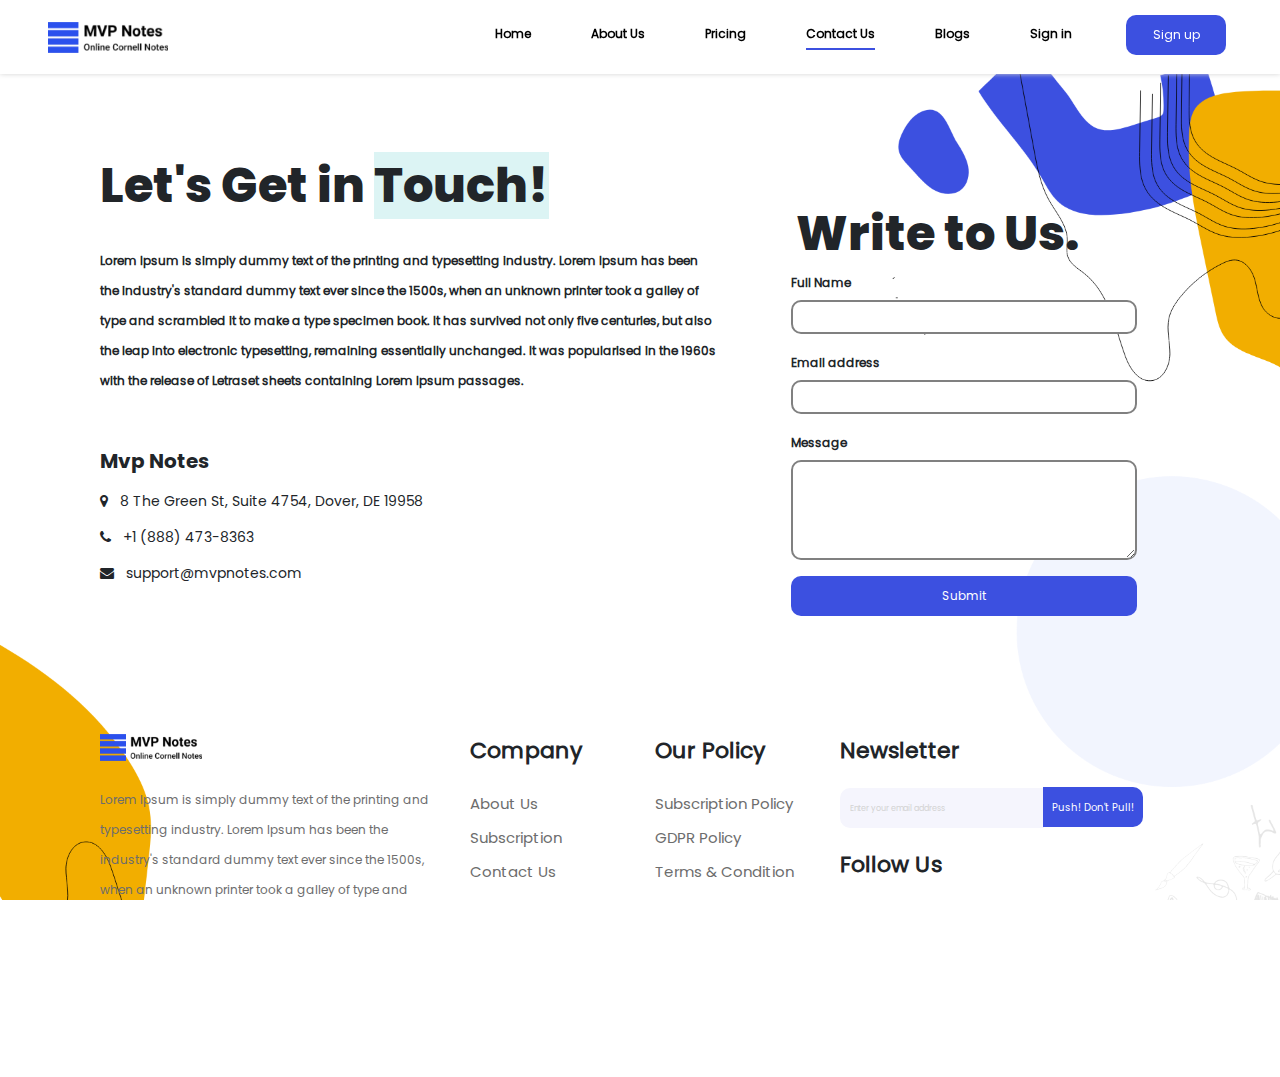
<file: Contact.html>
<!DOCTYPE html>
<html>
<head>
  <meta charset="UTF-8">
  <meta name="description" content="">
  <meta name="keywords" content="">
  <meta name="author" content="">
  <meta name="viewport" content="width=device-width, initial-scale=1, shrink-to-fit=no">
  
<!-- Bootstrap CSS -->
<link rel="stylesheet" href="css/style.css">
<link rel="stylesheet" href="css/mobileStyle.css">
<link rel="stylesheet" href="css/bootstrap.min.css">
<link rel="stylesheet" href="https://stackpath.bootstrapcdn.com/font-awesome/4.7.0/css/font-awesome.min.css">

 <title>Contact Us</title>
</head>
<body class="bg-white">

<header>
 <nav class="navbar navbar-expand-lg navbar-light smart-scroll" style="background: white !important;">
  <a class="navbar-brand" href="index.html">
  	<img src="images/logo.png" class="header-logo">
  </a>
  <button class="navbar-toggler" type="button" data-toggle="collapse" data-target="#navbarNav" aria-controls="navbarNav" aria-expanded="false" aria-label="Toggle navigation">
    <span class="navbar-toggler-icon"></span>
  </button>
  <div class="collapse navbar-collapse" id="navbarNav">
    <ul class="navbar-nav">
      <li class="nav-item ">
        <a class="nav-link" href="index.html">Home <span class="sr-only">(current)</span></a>
      </li>
      <li class="nav-item">
        <a class="nav-link" href="About.html">About Us</a>
      </li>
      <li class="nav-item ">
        <a class="nav-link" href="Pricing.html">Pricing</a>
      </li>
      <li class="nav-item active">
        <a class="nav-link" href="Contact.html">Contact Us</a>
      </li>
      <li class="nav-item">
        <a class="nav-link" href="Blogs.html">Blogs</a>
      </li>
      <li class="nav-item">
        <a class="nav-link" href="#">Sign in</a>
      </li>
      <li class="nav-item mx-4">
        <a class="" href="#">
        	<button class="header-button">Sign up</button>
        </a>
      </li>
     
    </ul>
  </div>
 </nav>
</header>


<div class="contact-body">
<section class="contact-section">
  <div class="cont">
    <div class="row">
      <div class="col-md-7">
        <p class="banner-head">Let's Get in <span>Touch!</span></p>
        <p class="home-content-text pt-4">
        Lorem Ipsum is simply dummy text of the printing and typesetting industry. Lorem Ipsum has been the industry's standard dummy text ever since the 1500s, when an unknown printer took a galley of type and scrambled it to make a type specimen book. It has survived not only five centuries, but also the leap into electronic typesetting, remaining essentially unchanged. It was popularised in the 1960s with the release of Letraset sheets containing Lorem Ipsum passages.
        </p>
       <div class="address-div">
        <p class="Address-head">Mvp Notes</p>
        <p class="address-line"><i class="fa fa-map-marker mr-2"></i> 8 The Green St, Suite 4754, Dover, DE 19958</p>
        <p class="address-line"><i class="fa fa-phone mr-2"></i> +1 (888) 473-8363</p>
        <p class="address-line"><i class="fa fa-envelope mr-2"></i> support@mvpnotes.com</p>
       </div>
      </div>

      <div class="col-md-5">
        <p class="banner-head mt-5 ml-5">Write to Us.</p>
        <!-- form -->
        <form class="form-width">
    <div class="form-group contact-form-group">
    <label for="exampleInputname1">Full Name</label>
    <input type="name" class="form-control" id="exampleInputName1" aria-describedby="nameHelp">
  </div>
  <div class="form-group contact-form-group">
    <label for="exampleInputEmail1">Email address</label>
    <input type="email" class="form-control" id="exampleInputEmail1" aria-describedby="emailHelp">
  </div>
  <div class="form-group contact-form-group">
    <label for="exampleInputEmail1">Message</label>
    <textarea type="text" class="form-control form-textarea" id="exampleInputMessage1" aria-describedby="messageHelp"></textarea>
  </div>

  <button type="submit" class="form-submit-button blue">Submit</button>
</form>
        <!-- formends -->
      </div>
    </div>
  </div>
  
</section>







<footer>
  <div class="cont pt-0">
    <div class="row">
      <div class="col-md-4">
        <img src="images/logo.png" class="footer-logo">
        <p class="home-content-text pt-4 font-lightgrey font-weight-normal">
                Lorem Ipsum is simply dummy text of the printing and typesetting industry. Lorem Ipsum has been the industry's standard dummy text ever since the 1500s, when an unknown printer took a galley of type and scrambled it to make a type specimen book.
        </p>
      </div>
      <div class="col-md-2">
        <p class="footer-head">company</p>
        <div class="footer-links">
        <p>About Us</p>
        <p>Subscription</p>
        <P>Contact Us</P>
        <p>Blogs</p>
        <p>Sign In</p>
        </div>
      </div>
      <div class="col-md-2">
        <p class="footer-head">Our Policy</p>
        <div class="footer-links">
        <p>Subscription Policy</p>
        <p>GDPR Policy</p>
        <P>Terms & Condition</P>
        <p>Privacy Policy</p>
        </div>
      </div>
      <div class="col-md-4">
        <p class="footer-head">Newsletter</p>
        <div class="footer-links">
        <form>
            <input type="email" name="email"  class="Footer-input" placeholder="Enter your email address" />
            <button class="Footer-button">Push! Don't Pull!</button>
            </form>
        </div>
        <p class="footer-head">Follow Us</p>
        <div class="Footer-social-icons-div">
          <img src="images/Facebook.png" />
          <img src="images/linkedin.png">
          <img src="images/instagram.png">
          <img src="images/twitter.png">
        </div>
      </div>
    </div>
  </div>
  <p class="trademark-line">@2020 All rights reserved. Made by brain inventory with love.</p>
</footer>
</div>




















<script src="https://code.jquery.com/jquery-3.2.1.slim.min.js" integrity="sha384-KJ3o2DKtIkvYIK3UENzmM7KCkRr/rE9/Qpg6aAZGJwFDMVNA/GpGFF93hXpG5KkN" crossorigin="anonymous"></script>
<script src="https://cdnjs.cloudflare.com/ajax/libs/popper.js/1.12.9/umd/popper.min.js" integrity="sha384-ApNbgh9B+Y1QKtv3Rn7W3mgPxhU9K/ScQsAP7hUibX39j7fakFPskvXusvfa0b4Q" crossorigin="anonymous"></script>
<script src="js/bootstrap.min.js"></script>

</body>
</html>
</file>
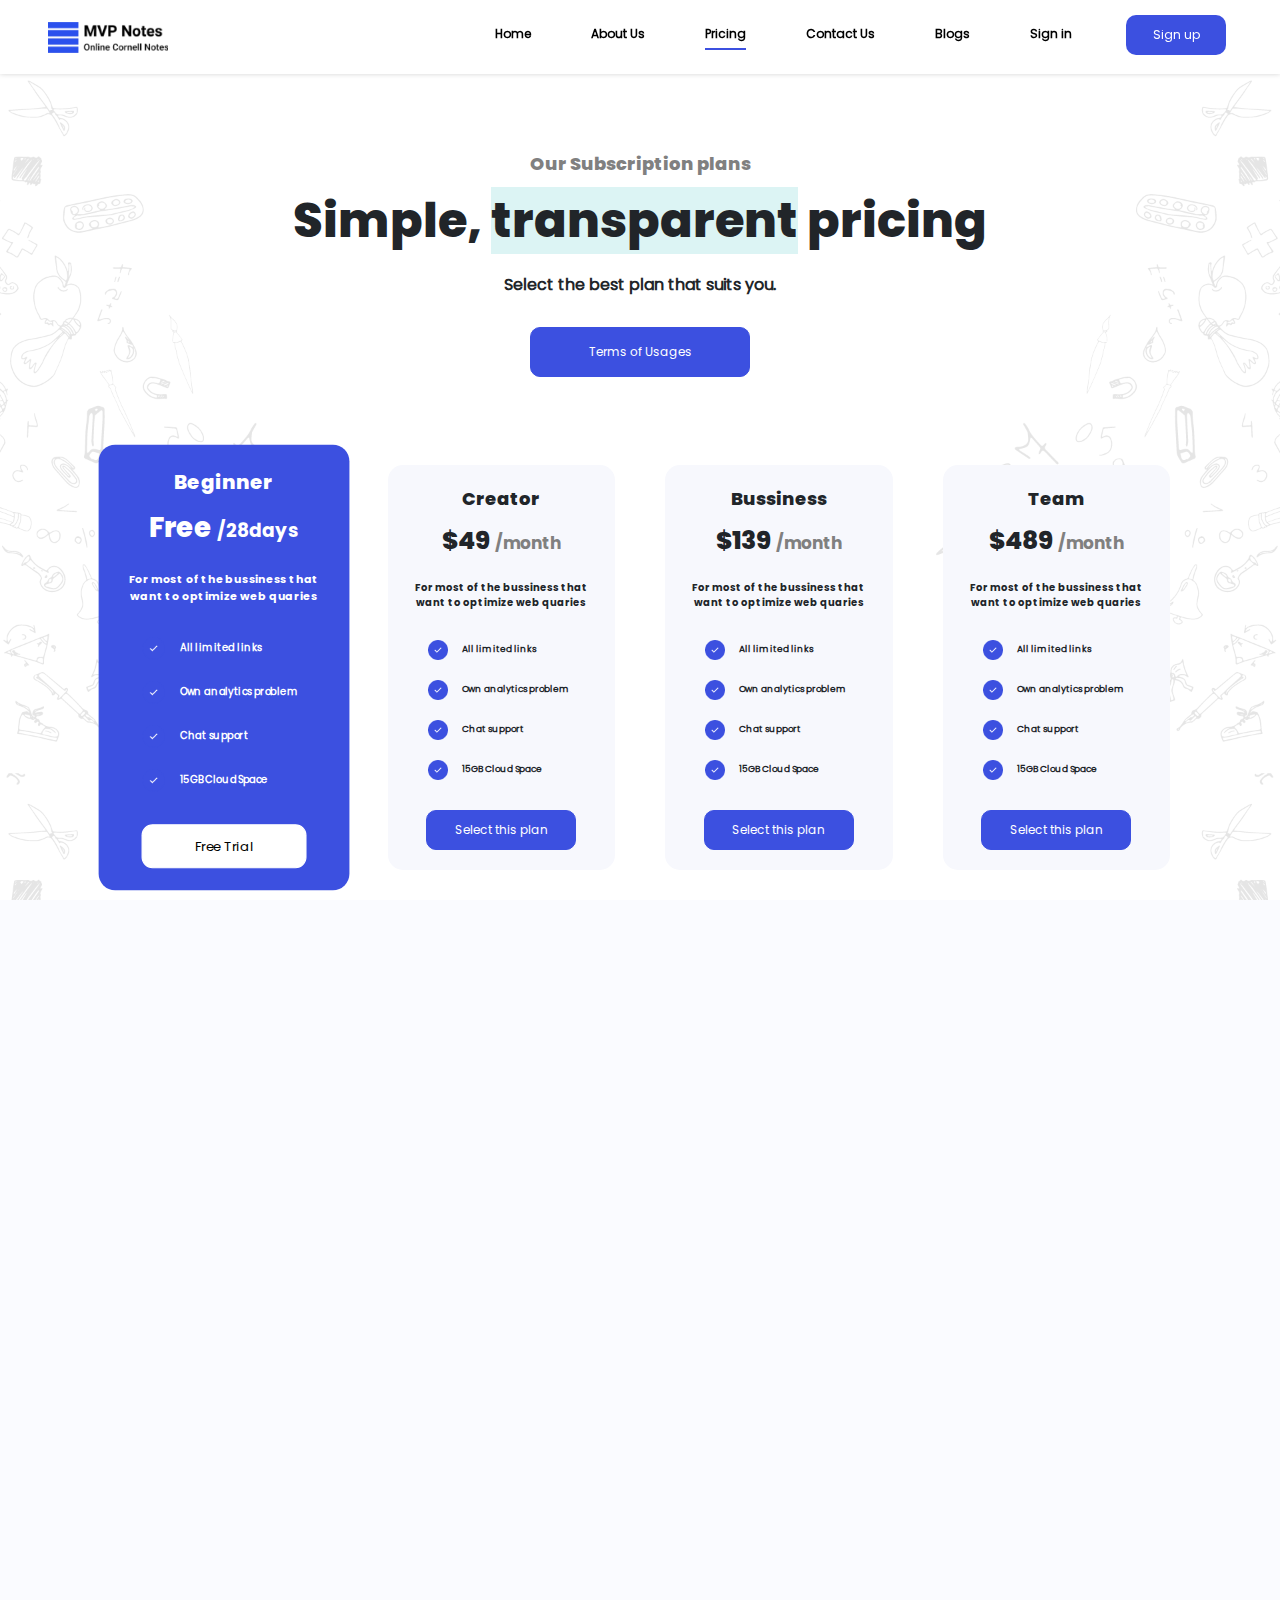
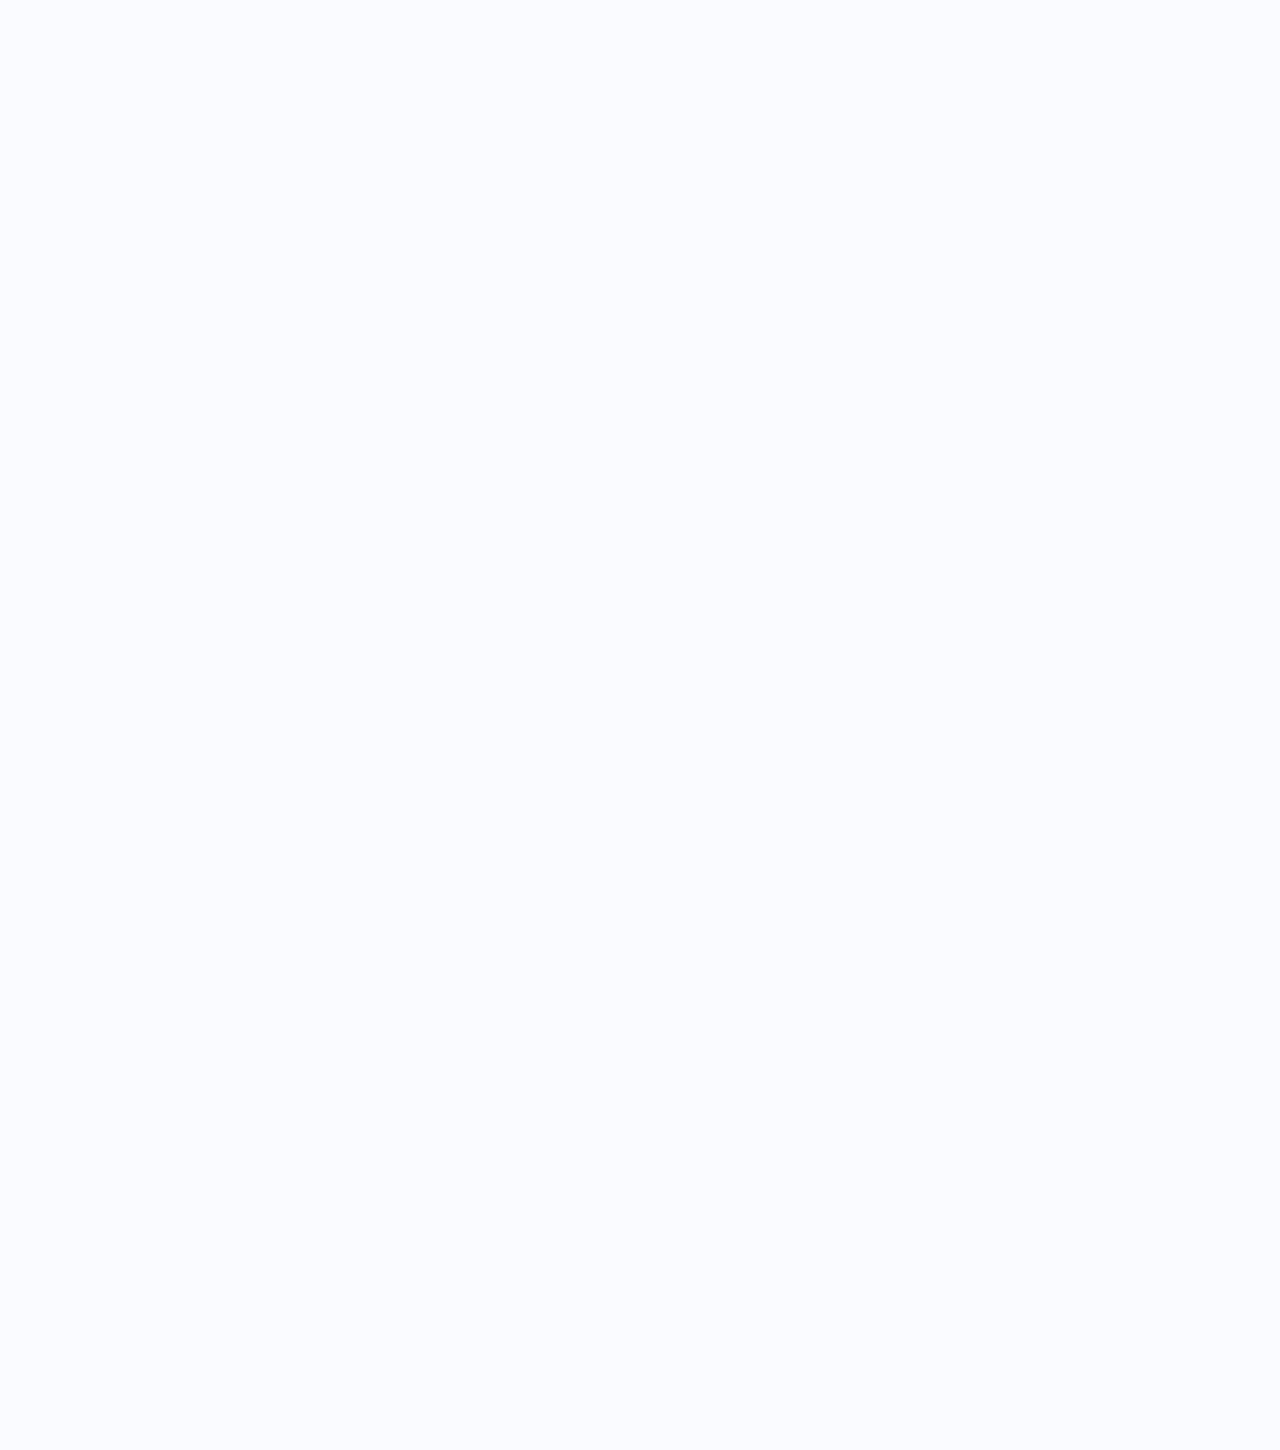
<file: Pricing.html>
<!DOCTYPE html>
<html>
<head>
  <meta charset="UTF-8">
  <meta name="description" content="">
  <meta name="keywords" content="">
  <meta name="author" content="">
  <meta name="viewport" content="width=device-width, initial-scale=1, shrink-to-fit=no">
  
<!-- Bootstrap CSS -->
<link rel="stylesheet" href="css/style.css">
<link rel="stylesheet" href="css/mobileStyle.css">
<link rel="stylesheet" href="css/bootstrap.min.css">
<link rel="stylesheet" href="https://stackpath.bootstrapcdn.com/font-awesome/4.7.0/css/font-awesome.min.css">

 <title>Pricing</title>
</head>
<body>

<header class="bg-white">
 <nav class="navbar navbar-expand-lg navbar-light smart-scroll" style="background: white !important;">
  <a class="navbar-brand" href="index.html">
  	<img src="images/logo.png" class="header-logo">
  </a>
  <button class="navbar-toggler" type="button" data-toggle="collapse" data-target="#navbarNav" aria-controls="navbarNav" aria-expanded="false" aria-label="Toggle navigation">
    <span class="navbar-toggler-icon"></span>
  </button>
  <div class="collapse navbar-collapse" id="navbarNav">
    <ul class="navbar-nav">
      <li class="nav-item ">
        <a class="nav-link" href="index.html">Home <span class="sr-only">(current)</span></a>
      </li>
      <li class="nav-item">
        <a class="nav-link" href="About.html">About Us</a>
      </li>
      <li class="nav-item active">
        <a class="nav-link" href="Pricing.html">Pricing</a>
      </li>
      <li class="nav-item">
        <a class="nav-link" href="Contact.html">Contact Us</a>
      </li>
      <li class="nav-item">
        <a class="nav-link" href="Blogs.html">Blogs</a>
      </li>
      <li class="nav-item">
        <a class="nav-link" href="#">Sign in</a>
      </li>
      <li class="nav-item mx-4">
        <a class="" href="#">
        	<button class="header-button">Sign up</button>
        </a>
      </li>
     
    </ul>
  </div>
 </nav>
</header>

<section class="subscription-section">
	<div class="cont text-center">
		<p class="home-small-heading">Our Subscription plans</p>
		<p class="banner-head mt-2">Simple, <span>transparent</span> pricing</p>
		<P class="font-weight-bold pt-3">Select the best plan that suits you.</P>
		<button class="term-usage-button blue">Terms of Usages</button>

		<div class="row pt-5">
			<div class="col-md-3">
				<div class="subscription-cards activesub" id="first-card">
					<p class="subs-head">Beginner</p>
					<p class="subs-price">Free <span class="subs-month"> /28days</span></p>
					<p class="subs-content">For most of the bussiness that want to optimize web quaries</p>
					<div class="text-left">
					<p class="subs-feature"><span><img src="images/Blue Check.png" class="blue-tick"></span>All limited links</p>
					<p class="subs-feature"><span><img src="images/Blue Check.png" class="blue-tick"></span>Own analytics problem</p>
					<p class="subs-feature"><span><img src="images/Blue Check.png" class="blue-tick"></span>Chat support</p>
					<p class="subs-feature"><span><img src="images/Blue Check.png" class="blue-tick"></span>15GB Cloud Space</p>
                    </div>
                    <button class="subs-button blue">Free Trial</button>
				</div>
			</div>

			<div class="col-md-3">
				<div class="subscription-cards" id="second-card">
					<p class="subs-head">Creator</p>
					<p class="subs-price">$49 <span class="subs-month"> /month</span></p>
					<p class="subs-content">For most of the bussiness that want to optimize web quaries</p>
					<div class="text-left">
					<p class="subs-feature"><span><img src="images/Blue Check.png" class="blue-tick"></span>All limited links</p>
					<p class="subs-feature"><span><img src="images/Blue Check.png" class="blue-tick"></span>Own analytics problem</p>
					<p class="subs-feature"><span><img src="images/Blue Check.png" class="blue-tick"></span>Chat support</p>
					<p class="subs-feature"><span><img src="images/Blue Check.png" class="blue-tick"></span>15GB Cloud Space</p>
                    </div>
                    <button class="subs-button blue">Select this plan</button>
				</div>
			</div>
			<div class="col-md-3">
				<div class="subscription-cards" id="third-card">
					<p class="subs-head">Bussiness</p>
					<p class="subs-price">$139 <span class="subs-month"> /month</span></p>
					<p class="subs-content">For most of the bussiness that want to optimize web quaries</p>
					<div class="text-left">
					<p class="subs-feature"><span><img src="images/Blue Check.png" class="blue-tick"></span>All limited links</p>
					<p class="subs-feature"><span><img src="images/Blue Check.png" class="blue-tick"></span>Own analytics problem</p>
					<p class="subs-feature"><span><img src="images/Blue Check.png" class="blue-tick"></span>Chat support</p>
					<p class="subs-feature"><span><img src="images/Blue Check.png" class="blue-tick"></span>15GB Cloud Space</p>
                    </div>
                    <button class="subs-button blue">Select this plan</button>
				</div>
			</div>
			<div class="col-md-3">
				<div class="subscription-cards" id="fourth-card">
					<p class="subs-head">Team</p>
					<p class="subs-price">$489 <span class="subs-month"> /month</span></p>
					<p class="subs-content">For most of the bussiness that want to optimize web quaries</p>
					<div class="text-left">
					<p class="subs-feature"><span><img src="images/Blue Check.png" class="blue-tick"></span>All limited links</p>
					<p class="subs-feature"><span><img src="images/Blue Check.png" class="blue-tick"></span>Own analytics problem</p>
					<p class="subs-feature"><span><img src="images/Blue Check.png" class="blue-tick"></span>Chat support</p>
					<p class="subs-feature"><span><img src="images/Blue Check.png" class="blue-tick"></span>15GB Cloud Space</p>
                    </div>
                    <button class="subs-button blue">Select this plan</button>
				</div>
			</div>
		</div>

	</div>
</section>
<div class="cont pb-0 pt-0 bg-white">
	<div class="text-center">
	<a href="" class="home-content-text text-center ">See full plan comparison</a></div>
	<p class="home-content-text text-center">Lorem Ipsum is simply dummy text of the printing and typesetting industry. Lorem Ipsum has been the industry's standard dummy text ever since the 1500s, when an unknown printer took a galley of type and scrambled it to make a type specimen book. It has survived not only five centuries, but also the leap into electronic typesetting, remaining essentially unchanged. It was popularised in the 1960s with the release of Letraset sheets containing Lorem Ipsum passages.</p>


		<div class="plan-div">
		<p class="plan-head">Full Plan <br/>Comparison</p>
		<!-- table -->
		<div class="row mt-5">
			<div class="col plan-feature-col">
				<p>Plan Features <br/><span class="text-transparent">/28 days</span></p>
				<p>Subjects</p>
				<p>Size</p>
				<p>Feature</p>
				<p>Feature</p>
				<p>Feature</p>
				<p>Feature</p>
				<p>Feature</p>
				<p>Feature</p>
				<p>Feature</p>
				<p>Feature</p>
				<p>Feature</p>

			</div>
			<div class="col plan-name-div">
				<p class="plan-tablehead">Beginner<br/>Free<span class="plan-duration-text">/28 days</span></p>
				<p>5 Subjects</p>
				<p>15GB</p>
			    <p><img src="images/check.svg" class="checkbox-img"></p>
							<p><img src="images/check.svg" class="checkbox-img"></p>

							<p><img src="images/check.svg" class="checkbox-img"></p>

							<p><img src="images/check.svg" class="checkbox-img"></p>

							<p><img src="images/check.svg" class="checkbox-img"></p>

							<p><img src="images/check.svg" class="checkbox-img"></p>

							<p><img src="images/check.svg" class="checkbox-img"></p>

							<p><img src="images/check.svg" class="checkbox-img"></p>

							<p><img src="images/check.svg" class="checkbox-img"></p>

				<button class="subs-button plan-button blue">Select this plan</button>
			</div>
			<div class="col plan-name-div">
				<p class="plan-tablehead">Creator<br/>$49<span class="plan-duration-text">/ Month</span></p>
				<p>100 Subjects</p>
				<p>150GB</p>
							<p><img src="images/check.svg" class="checkbox-img"></p>

							<p><img src="images/check.svg" class="checkbox-img"></p>

							<p><img src="images/check.svg" class="checkbox-img"></p>

							<p><img src="images/check.svg" class="checkbox-img"></p>

							<p><img src="images/check.svg" class="checkbox-img"></p>

							<p><img src="images/check.svg" class="checkbox-img"></p>

							<p><img src="images/check.svg" class="checkbox-img"></p>

							<p><img src="images/check.svg" class="checkbox-img"></p>

							<p><img src="images/check.svg" class="checkbox-img"></p>

				<button class="subs-button plan-button blue ">Select this plan</button>
			</div>
			<div class="col plan-name-div">
				<p class="plan-tablehead">Bussiness<br/>$139<span class="plan-duration-text">/ Month</span></p>
				<p>1000 Subjects</p>
				<p>500GB</p>
							<p><img src="images/check.svg" class="checkbox-img"></p>

							<p><img src="images/check.svg" class="checkbox-img"></p>

							<p><img src="images/check.svg" class="checkbox-img"></p>

							<p><img src="images/check.svg" class="checkbox-img"></p>

							<p><img src="images/check.svg" class="checkbox-img"></p>

							<p><img src="images/check.svg" class="checkbox-img"></p>

							<p><img src="images/check.svg" class="checkbox-img"></p>

							<p><img src="images/check.svg" class="checkbox-img"></p>

							<p><img src="images/check.svg" class="checkbox-img"></p>

				<button class="subs-button plan-button blue ">Select this plan</button>
			</div>
			<div class="col plan-name-div">
				<p class="plan-tablehead">Team<br/>$489<span class="plan-duration-text">/ Month</span></p>
				<p>5000 Subjects</p>
				<p>1TB</p>
							<p><img src="images/check.svg" class="checkbox-img"></p>

							<p><img src="images/check.svg" class="checkbox-img"></p>

							<p><img src="images/check.svg" class="checkbox-img"></p>

							<p><img src="images/check.svg" class="checkbox-img"></p>

							<p><img src="images/check.svg" class="checkbox-img"></p>

							<p><img src="images/check.svg" class="checkbox-img"></p>

							<p><img src="images/check.svg" class="checkbox-img"></p>

							<p><img src="images/check.svg" class="checkbox-img"></p>

							<p><img src="images/check.svg" class="checkbox-img"></p>

				<button class="subs-button plan-button blue">Select this plan</button>
			</div>
		</div>
		<!-- table ends -->
		</div>
	</div>
	
</section>

<section class="home-form-section bg-white">
	<div class="form-expand-div">

		<!-- accordian -->
              <div class="container p-0">
				  <div class="accordion pad-0" id="accordionExample2">
				  <div class="card border-none">
				    <div class="card-head" id="headingOne2">
				      <h2 class="mb-0 blog-collapse-head" data-toggle="collapse" data-target="#collapseOne2" aria-expanded="false" aria-controls="collapseOne">
				          Any Suggestions? We'd love to hear from you.<span><img src="images/right-arrow (3).svg" class="form-arrow"></span>
				      </h2>
				    </div>
				    <div id="collapseOne2" class="collapse" aria-labelledby="headingOne" data-parent="#accordionExample2">
				      <div class="card-body p-0">
				      	<div class="form-expand-body">
				      		<form class="expand-form">
				      			<p>Enter your full name*</p>
				      			<input type="text" name="" />
				      			<p>Enter your email address*</p>
				      			<input type="text" name="" />
				      			<p>Enter your phone number*</p>
				      			<input type="text" name="" />
				      			<p>Your Subject</p>
				      			<input type="text" name="" />
				      			<p>Your Message</p>
				      			<input type="text" name="" />
				      			<button class="blue header-button d-block text-center m-auto" style="width: 200px;">Send</button>
				      		</form>
				      	</div>
				      </div>
				    </div>
				  </div>
	             </div>
              </div>
    </div>
</section>

<footer class="bg-white">
	<div class="cont pt-0">
		<div class="row">
			<div class="col-md-4">
				<img src="images/logo.png" class="footer-logo">
				<p class="home-content-text pt-4 font-lightgrey font-weight-normal">
				        Lorem Ipsum is simply dummy text of the printing and typesetting industry. Lorem Ipsum has been the industry's standard dummy text ever since the 1500s, when an unknown printer took a galley of type and scrambled it to make a type specimen book.
				</p>
			</div>
			<div class="col-md-2">
				<p class="footer-head">company</p>
				<div class="footer-links">
				<p>About Us</p>
				<p>Subscription</p>
				<P>Contact Us</P>
				<p>Blogs</p>
				<p>Sign In</p>
				</div>
			</div>
			<div class="col-md-2">
				<p class="footer-head">Our Policy</p>
				<div class="footer-links">
				<p>Subscription Policy</p>
				<p>GDPR Policy</p>
				<P>Terms & Condition</P>
				<p>Privacy Policy</p>
				</div>
			</div>
			<div class="col-md-4">
				<p class="footer-head">Newsletter</p>
				<div class="footer-links">
				<form>
			      <input type="email" name="email"  class="Footer-input" placeholder="Enter your email address" />
			      <button class="Footer-button">Push! Don't Pull!</button>
		        </form>
				</div>
				<p class="footer-head">Follow Us</p>
				<div class="Footer-social-icons-div">
					<img src="images/Facebook.png" />
					<img src="images/linkedin.png">
					<img src="images/instagram.png">
					<img src="images/twitter.png">
				</div>
			</div>
		</div>
	</div>
	<p class="trademark-line">@2020 All rights reserved. Made by brain inventory with love.</p>
</footer>




















<script src="https://code.jquery.com/jquery-3.2.1.slim.min.js" integrity="sha384-KJ3o2DKtIkvYIK3UENzmM7KCkRr/rE9/Qpg6aAZGJwFDMVNA/GpGFF93hXpG5KkN" crossorigin="anonymous"></script>
<script src="https://cdnjs.cloudflare.com/ajax/libs/popper.js/1.12.9/umd/popper.min.js" integrity="sha384-ApNbgh9B+Y1QKtv3Rn7W3mgPxhU9K/ScQsAP7hUibX39j7fakFPskvXusvfa0b4Q" crossorigin="anonymous"></script>
<script src="js/bootstrap.min.js"></script>

</body>
</html>
</file>
<file: css/style.css>
@font-face {
     font-family: 'Poppins-Regular';
    src: url("fonts/Poppins-Regular.ttf");  
}
@font-face {
    font-family: 'Product Sans light';
    src: url("fonts/ProductSansLight300.ttf");
    font-weight: lighter;
}
@font-face {
    font-family: 'Poppins-ExtraBold';
    src: url("fonts/Poppins-ExtraBold.ttf");
    font-weight: bold;
}
@font-face {
    font-family: 'Poppins-Bold';
    src: url("fonts/Poppins-Bold.ttf");
    font-weight: bold;
}

html{
  height: 100%;
  width: 100%;
  overflow-x: hidden;
}

body {
  background-color: #fafbff !important;
  height: 100%;
  width: 100%;
  font-family: 'Poppins-Regular';
  transition: .2s;
  overflow-x: hidden;
}

body::-webkit-scrollbar {
  display: none;
 }
 header{
  margin-bottom: 50px;
 }

* {
  font-family: 'Poppins-Regular';
}

a:hover{
  text-decoration: none !important;
}
p,h1,h2,h3,h4,h5{
  margin-bottom: 0 !important;
}
button:focus{
  outline: none !important;
}
input:focus{
  outline: none !important;
}
button{
  cursor: pointer;
}
.container-fluid{
  padding: 0 !important
}
.cont{
  padding: 100px;
}
.blue{
  background-color:#3C50E0; 
  transition: .3s;
}
.blue:hover{
  background-color:white !important;
  color: black !important;
  transition: .3s; 
}
.font-blue{
  color:#3C50E0 !important; 
}
.bord{
  border:1px solid black;
}
.font-lightgrey{
  color: #6D6D6D;
}
.font-grey{
  color: grey;
}

/**/
.smart-scroll{
  position: fixed !important;
  top: 0 !important;
  right: 0 !important;
  left: 0 !important;
  z-index: 1030 !important;
  background: white !important;
}
.scrolled-down{
   transform:translateY(-100%); transition: all 0.3s ease-in-out !important; 
}
.scrolled-up{
   transform:translateY(0); transition: all 0.3s ease-in-out !important;
}
/**/





/*header style*/
.navbar{
  background-color: transparent !important; 
  padding: 1rem 3rem !important;
  box-shadow: 0px 0px 5px lightgrey;
}

.navbar-nav{
  position: absolute;
  right: 0;
}
.navbar-light .navbar-nav  {
    color: rgba(0,0,0,.5);
    padding: 30px !important;
    font-size: 12px !important;
}
.header-logo{
  width: 82%;
}
.nav-link{
  padding: 10px 30px !important;
  font-weight: 600;
  color: black !important;
}
.navbar-light .navbar-nav .active>.nav-link{
 border: none;

}
.nav-link:after {
    content: ""; /* This is necessary for the pseudo element to work. */ 
    display: block; /* This will put the pseudo element on its own line. */
    margin: 0; /* This will center the border. */
    width: 0%; /* Change this to whatever width you want. */
    padding-top: 5px; /* This creates some space between the element and the border. */
    border-bottom: 2px solid #3C50E0; /* This creates the border. Replace black with whatever color you want. */
    transition: .2s;
}

.navbar-light .navbar-nav .active>.nav-link:after {
    content: ""; /* This is necessary for the pseudo element to work. */ 
    display: block; /* This will put the pseudo element on its own line. */
    margin: 0; /* This will center the border. */
    width: 100%; /* Change this to whatever width you want. */
    padding-top: 5px; /* This creates some space between the element and the border. */
    border-bottom: 2px solid #3C50E0; /* This creates the border. Replace black with whatever color you want. */
}

.nav-link:hover::after { 
  content: ""; /* This is necessary for the pseudo element to work. */ 
    display: block; /* This will put the pseudo element on its own line. */
    margin: 0 ; /* This will center the border. */
    width: 100%; /* Change this to whatever width you want. */
    padding-top: 5px; /* This creates some space between the element and the border. */
    border-bottom: 2px solid #3C50E0; /* This creates the border. Replace black with whatever color you want. */
 }
 .header-button{
  border: none;
    height: 40px;
    font-size: 12px;
    color: white;
    background-color: #3C50E0;
    border-radius: 10px;
    width: 100px;
    cursor: pointer;
 }


 /*home style*/

 .home-banner-div{
  background-image: url("../images/bg/Mask Group 397.png");
  height: 160vh; 
  padding: 100px 0 50px 100px;
  overflow: hidden;
  background-size: 100% 100%;
 }
 .home-history-div{
  background-image: url("../images/bg/Group 3508.png");
  overflow: hidden;
  background-size: 100%;
  background-repeat: no-repeat;
 }
 .banner-head{
  font-size: 58px;
  font-weight: 600;
  font-family: 'Poppins-ExtraBold';
 }
 .banner-head span{
  background-color: #dcf4f4;
  font-size: 58px;
  font-weight: 600;
  font-family: 'Poppins-ExtraBold';
 }
 .home-content-text{
  font-size: 14px;
  font-weight: 600;
  line-height: 36px;
 }
 .banner-button{
  border: 1px solid #3C50E0;
  border-radius: 10px;
  font-size: 12px;
  color: white;
  height: 60px;
  width: 220px;
  font-weight: 300;
 }
 .banner-button-white{
  border: 1px solid black;
  border-radius: 10px;
  font-size: 12px;
  color: black;
  height: 60px;
  width: 220px;
  background-color: white;
  font-weight: 300;
 }
 .button-play-icon{
    margin-left: -20px;
    margin-right: 10px;
 }
 .banner-image{
 margin-top: -120px;
 width: auto;
 }
 .banner-texture{
  margin-left: -138%;
    width: 200%;
 }
 .home-heading{
  font-size: 36px;
  font-weight: 600;
  font-family: 'Poppins-ExtraBold';
 }
 .home-small-heading{
  font-size: 18px;
  font-weight: 600;
  font-family: 'Poppins-ExtraBold';
  color: grey;
 }

 .Highlights-section{
  background-image: url("../images/bg/Mask Group 396.png");
  background-size: 100% 100%;
  background-repeat: no-repeat;
 }
 .highlight-head{
  font-size: 28px;
    font-weight: 600;
    font-family: 'Poppins-Bold';
    border-bottom: 2px solid lightgrey;
    padding-bottom: 20px;
 }
 .history-img{
  width: 85%;
 }

/* Accordion styles */
.accordion {
  padding-top: 40px;
  background-color: transparent;
}
.accordion .card {
  border: none;
  margin-bottom: 20px;
  background-color: transparent;
  border-bottom: 2px solid lightgrey;
  border-radius: 0;
}
.accordion .card h2 {
  background: url(https://cdn0.iconfinder.com/data/icons/entypo/91/arrow56-512.png) no-repeat calc(100% - 10px) center;
  background-size: 10px;
  cursor: pointer;
  font-size: 22px;
  font-weight: 600;
  font-family: 'Poppins-Bold';
  
  padding-bottom: 20px;
}
.accordion .card h2.collapsed {
  background-image: url(https://cdn0.iconfinder.com/data/icons/arrows-android-l-lollipop-icon-pack/24/expand2-256.png);
}
.accordion .card-body {
  padding-left: 0;
  padding-right: 0;
}
/*Accoridan ends*/

.hightlight-image{
      width: 949px;
    margin-top: -12%;
    margin-left: 33px;
    margin-bottom: -123px;
}

.Demo-section{
  background-image: url("../images/background texture.png");
  background-size: cover;
  background-color: white;
}
.Demo-image{
  width: 70%;
  padding-top: 50px;
  display: block;
  margin: auto;
}
.watch-video-button{
  border: 1px solid #3C50E0;
    border-radius: 10px;
    font-size: 12px;
    color: white;
    height: 50px;
    width: 220px;
    font-weight: 300;
  position: relative;
  top: -100px;
  left: 10px;
}

.subscription-section{
background-image: url("../images/bg/Mask Group 403.png");
background-color: white;
background-size:100% ;
}
.term-usage-button{
  border: 1px solid #3C50E0;
  border-radius: 10px;
  font-size: 12px;
  color: white;
  height: 50px;
  width: 220px;
  font-weight: 300;
  margin: 30px auto;
}
.subscription-cards{
  background-color: #f7f8fd;
  border-radius: 15px;
  margin: 10px;
  padding: 20px;
  transition: .3s;
  cursor: pointer;

}
.subscription-cards:hover{
  background-color:#3C50E0;
  color: white;
  transition: .2s;
  transform: scale(1.10);
}
.activesub{
  background-color:#3C50E0 !important;
  color: white !important;
  transition: .2s !important;
  transform: scale(1.10) !important;
}
.subscription-cards:hover .subs-month{
  color: white;
}
.activesub  .subs-month{
  color: white !important;
}
.subscription-cards:hover .subs-button{
  color: black;
  background-color: white;
  border: 1px solid white;
}
.plan-button:hover{
  background-color: black !important;
  color: white !important;
  border:1px solid black !important;
}
.activesub .subs-button{
  color: black;
  background-color: white;
  border: 1px solid white;
}
.subs-head{
  font-size: 18px;
  font-weight: 600;
  font-family: 'Poppins-ExtraBold';
}
.subs-price{
  font-size: 31px;
  font-weight: 600;
  font-family: 'Poppins-ExtraBold';
  padding-top: 10px;
}
.subs-month{
  font-size: 20px !important;
  font-weight: 600;
  font-family: 'Poppins-Bold';
  color: grey;
}
.subs-content{
  font-size: 11px !important;
  font-weight: 600;
  font-family: 'Poppins-Bold';
  padding: 20px 0;
}
.subs-feature{
 font-size: 13px;
  font-weight: 600;
  font-family: 'Poppins-Regular';
  padding: 10px 0; 
}
.blue-tick{
 width: 20px;
 margin-left: 20px;
 margin-right: 14px;
}
.subs-button{
  border: 1px solid #3C50E0;
  border-radius: 10px;
  font-size: 12px;
  color: white;
  height: 40px;
  width: 150px;
  font-weight: 300;
  margin-top: 20px;
}

.FAQ-section{
  background: url("../images/bg/Mask Group 389.png");
  background-size: cover;
}
.faq-content-div{
  width: 80%;
  padding-left: 30px;
}
.faq-head{
  font-size: 25px;
  font-weight: 600;
  font-family: 'Poppins-ExtraBold';
  padding-top: 10px;
  border-bottom: 2px solid lightgrey;
  padding-bottom: 20px;
}
.faq-collapse-head{
  font-size: 18px !important;
  background: url(https://cdn3.iconfinder.com/data/icons/geosm-e-commerce/48/substract-256.png) no-repeat calc(100% - 10px) center  !important;
  background-size: 18px !important;
  background-position: 0px 0px !important;
  padding-left: 30px;


}
.faq-collapse-head.collapsed {
  background-image: url(https://cdn4.iconfinder.com/data/icons/wirecons-free-vector-icons/32/add-256.png) !important;
}

.call-of-action{
  background-color: white;
}
.COA-input{
    height: 70px;
    background-color: #f5f5fd;
    border-top-left-radius: 15px;
    border-bottom-left-radius: 15px;
    font-size: 14px;
    font-family: 'Poppins-Regular';
    border: none;
    width: 30%;
    padding-left: 30px;
}
.COA-input::placeholder{
  font-family: 'Poppins-Regular';
  color: lightgrey;
  font-size: 12px;
}
.COA-button{
  border: none;
  background-color: #3c50e0;
  height: 70px;
  border-top-right-radius: 15px;
  border-bottom-right-radius: 15px;
  font-size: 12px;
  color: white;
  width: 200px;
  margin-left: -5px;
}

.Blogs-section{
  background-image: url("../images/Backgroud.png");
  background-size: cover;
}
.blog-left-div{
  width: 100%;
}
.blog-left-div img{
  width: 89%;
}
.blog-head{
  font-size: 27px;
  font-weight: 600;
  font-family: 'Poppins-ExtraBold';
  padding-top: 10px;
  padding-bottom: 20px;
}
.blog-content-text{
  font-size: 14px;
  font-weight: 600;
  line-height: 30px;
  color: grey;
}
.blog-head-small{
  font-size: 18px;
  font-weight: 600;
  font-family: 'Poppins-ExtraBold';
  padding-top: 10px;
  padding-bottom: 0px;
}
.blog-publish-date{
   font-size: 14px;
  font-weight: 300;
  line-height: 30px;
  color: grey;

}
.view-more-button{
     border: none;
    background-color: #3c50e0;
    height: 40px;
    border-radius: 10px;
    font-size: 12px;
    color: white;
    width: 150px;
}
.small-blog-overflow-div{
  overflow: scroll;
  overflow-y: scroll;
  height: 80vh;
}

.small-blog-overflow-div::-webkit-scrollbar {
  display: none;
}
.small-blog-div{
  padding-left: 30px;
  padding-bottom: 40px;
  width: 100%;
}
.p1-div{
  width: 60%;
}
.p2-div{
  width: 40%;
}
.p2-div img{
  width: 80%;
}
.blog-head-small{
  font-size: 18px;
  font-weight: 600;
  font-family: 'Poppins-ExtraBold';
  padding-top: 10px;
  padding-bottom: 20px;
}
.blog-content-small{
  font-size: 12px;
  font-weight: 600;
  font-family: 'Poppins-Regular';
  padding-bottom: 0px;
  color: grey;
}
.blog-author-small{
  font-size: 13px;
  font-weight: 600;
  font-family: 'Poppins-ExtraBold';
  padding-top: 10px;
  padding-bottom: 3px;
}
.blog-publish-date-small{
   font-size: 11px;
  font-weight: 300;
  color: grey;

}

.home-form-section{

}
.blog-collapse-head{
  text-align: center;
  background: none !important;
  background-color: #3C50E0 !important;
  padding-bottom: 0 !important;
  padding: 30px 0 !important;
  color: white;
  font-size: 25px !important;
  border-radius: 25px;
  transition: .5s;
}
.blog-collapse-head:hover{
  transform: scale(1.10);
  transition: .5s;
}
.border-none{
  border: none !important;
}
.form-arrow{
    width: 14px;
    margin-left: 20px;
}
.form-expand-div{
  padding: 100px 0;
}
.form-expand-body{

}
.expand-form{
 text-align: center;
 padding: 50px 0;
}
.expand-form p{
  font-size: 16px;
  font-family: 'Poppins-ExtraBold';
      margin-bottom: 20px !important;
}
.expand-form input{
  background: transparent;
    border: none;
    border-bottom: 1px solid #3C50E0;
        margin-bottom: 50px;
        width: 50%;
}
.footer-logo{
  width: 30%;
}
.footer-head{
  font-size: 22px;
  font-weight: 600;
  text-transform: capitalize;
}
.footer-links{
  padding: 20px 0;
}
.footer-links p{
  font-size: 15px;
  color: #6D6D6D;
  line-height: 33px;
  cursor: pointer;
}
.footer-links p:hover{
  color: black ;
}
.footer-links p::after {
  content: "";
  display: block;
  width: 0;
  height: 1px;
  background: black;
  transition: width 0.3s;
}
.footer-links p:hover::after {
  width: 70%;
}

.Footer-input{
    height: 40px;
    background-color: #f5f5fd;
    border-top-left-radius: 10px;
    border-bottom-left-radius: 10px;
    font-size: 10px;
    font-family: 'Poppins-Regular';
    border: none;
    width: 60%;
    padding-left: 10px;
}
.Footer-input::placeholder{
  font-family: 'Poppins-Regular';
  color: lightgrey;
  font-size: 8px;
}
.Footer-button{
  border: none;
  background-color: #3c50e0;
  height: 40px;
  border-top-right-radius: 10px;
  border-bottom-right-radius: 10px;
  font-size: 10px;
  color: white;
  width: 100px;
  margin-left: -5px;
}
.Footer-social-icons-div{
  display: flex;
  padding: 20px 0;
}
.Footer-social-icons-div img{
 width: 26px;
margin-right: 25px;
cursor: pointer;
}

footer{
    background-image: url("../images/bg/Mask Group 402.png");
    background-size: 100%;
    background-repeat: no-repeat;
}
.trademark-line{
  font-size: 15px;
  color: lightgrey;
  text-align: center;
  margin-top: -40px;
}










/*About Page css*/

.About-banner-section{
background-image: url("../images/bg/Mask Group 412.png");
background-size: 100%;
    background-color: white;
    background-repeat: no-repeat;
}
.about-cont{
  padding: 100px 200px;
}


/*pricing plan css*/
.plan-div{
  background-color: #f7f8fd;
  border-radius: 15px;
  padding: 80px;
  margin-top: 100px;
}
.plan-head{
  font-family: 'Poppins-Bold';
  font-size: 30px;
}
.plan-feature-col{
  width: 100%;
}
.plan-feature-col p{
  padding: 23px 0;
  font-weight: bold;
  font-size: 14px;
}
.plan-name-div{
  width: 80%;
  padding: 0 !important;
  text-align: center;
}
.plan-name-div p{
  padding: 23px 0;
  font-weight: bold;
  font-size: 14px;
  border-bottom: 1px solid lightgrey;

}
.plan-duration-text{
  color: grey;
  font-size: 12px;
}
.plan-tablehead{
  text-align: left;
  margin-right: 20px;
}
.text-transparent{
  color: transparent !important;
}
.checkbox-img{
      width: 20px;
    height: auto;
    margin: auto;
}

/*contact us styling*/

.contact-body{
  background: url("../images/bg/Mask Group 411.png");
  background-repeat: no-repeat;
  background-size: 100%;
}
.contact-section{

}
.address-div{
  padding: 50px 0;
  width: 100%;
}
.Address-head{
  font-size: 20px;
  font-family: 'Poppins-Bold';
}
.address-line{
  font-size: 14px;
  padding-top: 15px;
}
.form-width{
  width: 80%;
  margin: auto;
}
.contact-form-group label{
  font-size: 12px;
  font-weight: 600;
}
.contact-form-group input{
  font-size: 12px;
  font-weight: 600;
  border-radius: 10px;
  border: 2px solid grey;

}
.form-textarea{
      height: 100px;
    border: 2px solid;
    border: 2px solid grey;
    border: 2px solid grey !important;
    border-radius: 10px !important;
    font-size: 12px !important;
  font-weight: 600;
}
.form-submit-button{
   height: 40px;
    width: 100%;
    font-size: 12px;
    border-radius: 10px;
    border: none;
    color: white;
}
.card-marg{
  margin-top: -20px;
}

/*Blog page css*/

.Blog-banner-section{
  background: url("../images/bg/Mask Group 413.png");
  background-repeat: no-repeat;
  background-size: 100%;

}
.time-label{
  color: grey;
  font-size: 12px;
  font-weight: 600;
}
.blog-head{
  font-size: 34px;
  font-weight: 600;
  padding: 20px 0;
}
.blog-content-text{
  line-height: 25px !important;
}
.profile-img{
  width: 60px;
  border-radius: 50%;
  margin-right: 10px;
}
.aut-name{
  font-weight: 600;
  font-size: 14px;
  font-family: 'Poppins-Bold';
}
.aut-date{
  font-weight:normal;
  font-size: 11px;
  color: grey;
}
.round-div{
  border: 1px solid grey;
    border-radius: 50%;
    margin-right: 25px;
    display: flex;
    align-items: middle;
    width: 35px;
    height: 35px;
    padding: 9px;
}

.blog-small-head{
  font-size: 25px;
  font-family: 'Poppins-Bold';
}
.time-label-small{
  color: grey;
  font-size: 11px;
  font-weight: 600;
}
.blog-head-small{
 font-size: 16px;
    font-weight: 600;
    padding: 10px 0;
    width: 100%;
}
.blog-content-text-small{
  line-height: 15px !important;
  font-size: 10px;
}
.profile-img-small{
  width: 40px;
  border-radius: 50%;
  margin-right: 10px;
}
.aut-name-small{
  font-weight: 600;
  font-size: 11px;
  font-family: 'Poppins-Bold';
}
.aut-date-small{
  font-weight:normal;
  font-size: 8px;
  color: grey;
}
.round-div-small{
  border: 1px solid grey;
    border-radius: 50%;
    margin-right: 10px;
    display: flex;
    align-items: middle;
    width: 20px;
    height: 20px;
    padding: 5px;
}
.filter-box{
  border: 1px solid #D2D2D2;
  border-radius: 20px;
  padding: 40px;
}
.form-check-label{
  font-size: 14px;
  font-family: 'Poppins-Bold';
  position: relative;
  top: -2px;
}
.form-check{
  padding: 7px 0;
}
.COA-blog-div{
  background-color: #F7F8FE;
  padding: 40px;
  margin: 30px 0; 
}
.coa-blog-form{
width: 100%;
    border-radius: 10px;
    background-color: white !important;
    height: 50px;
    font-family: 'Poppins-Regular';
    font-size: 10px;
    border: none;
    margin: 10px 0;
    background: url("../images/Mask Group 412.png");
    background-repeat: no-repeat;
    background-position: 95% 50%;
    padding-left: 20px;
}
.coa-blog-form::placeholder{
  font-size: 10px;
  text-transform: uppercase;
  padding-left: 20px;
  color: lightgrey;
}
.coa-blog-form-button{
  height: 40px;
    color: white;
    font-size: 10px;
    width: 100%;
    border-radius: 10px;
    border: none;
    text-transform: uppercase;
}
.blog-pad{
  padding-right: 50px;
}
.pad-0{
  padding: 0 !important;
}




/*media query for 1024px************************************************************************************************************************************************/
@media only screen and (min-width: 1024px) and (max-width: 1366px){

header{
  margin-bottom: 50px;
 }
 /*home style*/

.home-banner-div{
  background-image: url("../images/bg/Mask Group 397.png");
  height: 160vh; 
  padding: 100px 0 50px 100px;
  overflow: hidden;
  background-size: 100% 100%;
 }
 .home-history-div{
  background-image: url("../images/bg/Group 3508.png");
  overflow: hidden;
  background-size: 100%;
  background-repeat: no-repeat;
 }
 .banner-head{
  font-size: 48px;
  font-weight: 600;
  font-family: 'Poppins-ExtraBold';
 }
 .banner-head span{
  background-color: #dcf4f4;
  font-size:48px;
  font-weight: 600;
  font-family: 'Poppins-ExtraBold';
 }
 .home-content-text{
  font-size: 12px;
  font-weight: 600;
  line-height: 30px;
 }
 .banner-button{
  border: 1px solid #3C50E0;
  border-radius: 10px;
  font-size: 12px;
  color: white;
  height: 60px;
  width: 49%;
  font-weight: 300;
 }
 .banner-button-white{
  border: 1px solid black;
  border-radius: 10px;
  font-size: 12px;
  color: black;
  height: 60px;
  width: 49%;
  background-color: white;
  font-weight: 300;
 }
 .button-play-icon{
    margin-left: -20px;
    margin-right: 10px;
 }
 .banner-image{
 margin-top: -120px;
 width: auto;
 }
 .banner-texture{
  margin-left: -138%;
    width: 200%;
 }
 .home-heading{
  font-size: 36px;
  font-weight: 600;
  font-family: 'Poppins-ExtraBold';
 }
 .home-small-heading{
  font-size: 18px;
  font-weight: 600;
  font-family: 'Poppins-ExtraBold';
  color: grey;
 }

.Highlights-section{
  background-image: url("../images/bg/Mask Group 396.png");
  background-size: 100% 100%;
  background-repeat: no-repeat;
 }
 .highlight-head{
  font-size: 28px;
    font-weight: 600;
    font-family: 'Poppins-Bold';
    border-bottom: 2px solid lightgrey;
    padding-bottom: 20px;
 }
 .history-img{
  width: 100%;
 }

/* Accordion styles */
.accordion {
  padding-top: 40px;
  background-color: transparent;
}
.accordion .card {
  border: none;
  margin-bottom: 20px;
  background-color: transparent;
  border-bottom: 2px solid lightgrey;
  border-radius: 0;
}
.accordion .card h2 {
  background: url(https://cdn0.iconfinder.com/data/icons/entypo/91/arrow56-512.png) no-repeat calc(100% - 10px) center;
  background-size: 10px;
  cursor: pointer;
  font-size: 22px;
  font-weight: 600;
  font-family: 'Poppins-Bold';
  
  padding-bottom: 20px;
}
.accordion .card h2.collapsed {
  background-image: url(https://cdn0.iconfinder.com/data/icons/arrows-android-l-lollipop-icon-pack/24/expand2-256.png);
}
.accordion .card-body {
  padding-left: 0;
  padding-right: 0;
}
/*Accoridan ends*/

.hightlight-image{
      width: 949px;
    margin-top: -12%;
    margin-left: 33px;
    margin-bottom: -123px;
}

.Demo-section{
  background-image: url("../images/background texture.png");
  background-size: cover;
  background-color: white;
}
.Demo-image{
  width: 70%;
  padding-top: 50px;
  display: block;
  margin: auto;
}
.watch-video-button{
  border: 1px solid #3C50E0;
    border-radius: 10px;
    font-size: 12px;
    color: white;
    height: 50px;
    width: 220px;
    font-weight: 300;
   position: absolute;
    margin-top: -100px;
    margin-left: -100px;
}

.subscription-section{
background-image: url("../images/bg/Mask Group 403.png");
background-color: white;
background-size:100% ;
}
.term-usage-button{
  border: 1px solid #3C50E0;
  border-radius: 10px;
  font-size: 12px;
  color: white;
  height: 50px;
  width: 220px;
  font-weight: 300;
  margin: 30px auto;
}
.subscription-cards{
  background-color: #f7f8fd;
  border-radius: 15px;
  margin: 10px;
  padding: 20px;
  transition: .3s;
  cursor: pointer;

}
.subscription-cards:hover{
  background-color:#3C50E0;
  color: white;
  transition: .3s;
  transform: scale(1.10);
}
.subscription-cards:hover .subs-month{
  color: white;
}
.subscription-cards:hover .subs-button{
  color: black;
  background-color: white;
  border: 1px solid white;
}
.subs-head{
  font-size: 18px;
  font-weight: 600;
  font-family: 'Poppins-ExtraBold';
}
.subs-price{
  font-size: 25px;
  font-weight: 600;
  font-family: 'Poppins-ExtraBold';
  padding-top: 10px;
}
.subs-month{
  font-size: 17px !important;
  font-weight: 600;
  font-family: 'Poppins-Bold';
  color: grey;
}
.subs-content{
  font-size: 10px !important;
  font-weight: 600;
  font-family: 'Poppins-Bold';
  padding: 20px 0;
}
.subs-feature{
 font-size: 9px;
  font-weight: 600;
  font-family: 'Poppins-Regular';
  padding: 10px 0; 
}
.blue-tick{
 width: 20px;
 margin-left: 20px;
 margin-right: 14px;
}
.subs-button{
  border: 1px solid #3C50E0;
  border-radius: 10px;
  font-size: 12px;
  color: white;
  height: 40px;
  width: 150px;
  font-weight: 300;
  margin-top: 20px;
}

.FAQ-section{
  background: url("../images/bg/Mask Group 389.png");
  background-size: cover;
}
.faq-content-div{
  width: 100%;
  padding-left: 30px;
}
.faq-head{
  font-size: 25px;
  font-weight: 600;
  font-family: 'Poppins-ExtraBold';
  padding-top: 10px;
  border-bottom: 2px solid lightgrey;
  padding-bottom: 20px;
}
.faq-collapse-head{
  font-size: 18px !important;
  background: url(https://cdn3.iconfinder.com/data/icons/geosm-e-commerce/48/substract-256.png) no-repeat calc(100% - 10px) center  !important;
  background-size: 18px !important;
  background-position: 0px 0px !important;
  padding-left: 30px;


}
.faq-collapse-head.collapsed {
  background-image: url(https://cdn4.iconfinder.com/data/icons/wirecons-free-vector-icons/32/add-256.png) !important;
}

.call-of-action{
  background-color: white;
}
.COA-input{
    height: 70px;
    background-color: #f5f5fd;
    border-top-left-radius: 15px;
    border-bottom-left-radius: 15px;
    font-size: 14px;
    font-family: 'Poppins-Regular';
    border: none;
    width: 30%;
    padding-left: 30px;
}
.COA-input::placeholder{
  font-family: 'Poppins-Regular';
  color: lightgrey;
  font-size: 12px;
}
.COA-button{
  border: none;
  background-color: #3c50e0;
  height: 70px;
  border-top-right-radius: 15px;
  border-bottom-right-radius: 15px;
  font-size: 12px;
  color: white;
  width: 200px;
  margin-left: -5px;
}

.Blogs-section{
  background-image: url("../images/Backgroud.png");
  background-size: cover;
}
.blog-left-div{
  width: 100%;
}
.blog-left-div img{
  width: 89%;
}
.blog-head{
  font-size: 27px;
  font-weight: 600;
  font-family: 'Poppins-ExtraBold';
  padding-top: 10px;
  padding-bottom: 20px;
}
.blog-content-text{
  font-size: 14px;
  font-weight: 600;
  line-height: 30px;
  color: grey;
}
.blog-head-small{
  font-size: 18px;
  font-weight: 600;
  font-family: 'Poppins-ExtraBold';
  padding-top: 10px;
  padding-bottom: 0px;
}
.blog-publish-date{
   font-size: 14px;
  font-weight: 300;
  line-height: 30px;
  color: grey;

}
.view-more-button{
     border: none;
    background-color: #3c50e0;
    height: 40px;
    border-radius: 10px;
    font-size: 12px;
    color: white;
    width: 150px;
}
.small-blog-overflow-div{
  overflow: scroll;
  overflow-y: scroll;
  height: 80vh;
}

.small-blog-overflow-div::-webkit-scrollbar {
  display: none;
}
.small-blog-div{
  padding-left: 30px;
  padding-bottom: 30px;
  width: 100%;
}
.p1-div{
  width: 60%;
}
.p2-div{
  width: 40%;
}
.p2-div img{
  width: 80%;
}
.blog-head-small{
  font-size: 18px;
  font-weight: 600;
  font-family: 'Poppins-ExtraBold';
  padding-top: 10px;
  padding-bottom: 20px;
}
.blog-content-small{
  font-size: 12px;
  font-weight: 600;
  font-family: 'Poppins-Regular';
  padding-bottom: 0px;
  color: grey;
}
.blog-author-small{
  font-size: 13px;
  font-weight: 600;
  font-family: 'Poppins-ExtraBold';
  padding-top: 10px;
  padding-bottom: 3px;
}
.blog-publish-date-small{
   font-size: 11px;
  font-weight: 300;
  color: grey;

}

.home-form-section{

}
.blog-collapse-head{
  text-align: center;
  background: none !important;
  background-color: #3C50E0 !important;
  padding-bottom: 0 !important;
  padding: 30px 0 !important;
  color: white;
  font-size: 25px !important;
  border-radius: 25px;
  transition: .5s;
}
.blog-collapse-head:hover{
  transform: scale(1.10);
  transition: .5s;
}
.border-none{
  border: none !important;
}
.form-arrow{
    width: 14px;
    margin-left: 20px;
}


.footer-logo{
  width: 30%;
}
.footer-head{
  font-size: 22px;
  font-weight: 600;
  text-transform: capitalize;
}
.footer-links{
  padding: 20px 0;
}
.footer-links p{
  font-size: 15px;
  color: #6D6D6D;
  line-height: 33px;
  cursor: pointer;
}
.footer-links p:hover{
  color: black ;
}
.footer-links p::after {
  content: "";
  display: block;
  width: 0;
  height: 1px;
  background: black;
  transition: width 0.3s;
}
.footer-links p:hover::after {
  width: 70%;
}

.Footer-input{
    height: 40px;
    background-color: #f5f5fd;
    border-top-left-radius: 10px;
    border-bottom-left-radius: 10px;
    font-size: 10px;
    font-family: 'Poppins-Regular';
    border: none;
    width: 60%;
    padding-left: 10px;
}
.Footer-input::placeholder{
  font-family: 'Poppins-Regular';
  color: lightgrey;
  font-size: 8px;
}
.Footer-button{
  border: none;
  background-color: #3c50e0;
  height: 40px;
  border-top-right-radius: 10px;
  border-bottom-right-radius: 10px;
  font-size: 10px;
  color: white;
  width: 100px;
  margin-left: -5px;
}
.Footer-social-icons-div{
  display: flex;
  padding: 20px 0;
}
.Footer-social-icons-div img{
 width: 26px;
margin-right: 25px;
cursor: pointer;
}

footer{
    background-image: url("../images/bg/Mask Group 402.png");
    background-size: 100%;
    background-repeat: no-repeat;
}
.trademark-line{
  font-size: 15px;
  color: lightgrey;
  text-align: center;
  margin-top: -40px;
}










/*About Page css*/

.About-banner-section{
background-image: url("../images/bg/Mask Group 412.png");
background-size: 100%;
background-color: white;
background-repeat: no-repeat;
}
.about-cont{
  padding: 100px 200px;
}


/*pricing plan css*/
.plan-div{
  background-color: #f7f8fd;
  border-radius: 15px;
  padding: 80px;
  margin-top: 100px;
}
.plan-head{
  font-family: 'Poppins-Bold';
  font-size: 30px;
}
.plan-feature-col{
  width: 100%;
}
.plan-feature-col p{
  padding: 23px 0;
  font-weight: bold;
  font-size: 14px;
}
.plan-name-div{
  width: 80%;
  padding: 0 !important;
  text-align: center;
}
.plan-name-div p{
  padding: 23px 0;
  font-weight: bold;
  font-size: 14px;
  border-bottom: 1px solid lightgrey;

}
.plan-duration-text{
  color: grey;
  font-size: 12px;
}
.plan-tablehead{
  text-align: left;
  margin-right: 20px;
}
.text-transparent{
  color: transparent !important;
}

/*contact us styling*/
.contact-background1{
  position: absolute;
    z-index: -1;
    right: -162px;
    width: top;
    top: 0px;
}
.contact-background2{
  position: absolute;
    z-index: -1;
    border: 0;
    left: -43%;
    bottom: -53%;
}

.contact-section{
}
.address-div{
  padding: 50px 0;
  width: 100%;
}
.Address-head{
  font-size: 20px;
  font-family: 'Poppins-Bold';
}
.address-line{
  font-size: 14px;
  padding-top: 15px;
}
.form-width{
  width: 80%;
  margin: auto;
}
.contact-form-group label{
  font-size: 12px;
  font-weight: 600;
}
.contact-form-group input{
  font-size: 12px;
  font-weight: 600;
  border-radius: 10px;
  border: 2px solid grey;

}
.form-textarea{
      height: 100px;
    border: 2px solid;
    border: 2px solid grey;
    border: 2px solid grey !important;
    border-radius: 10px !important;
    font-size: 12px !important;
  font-weight: 600;
}
.form-submit-button{
   height: 40px;
    width: 100%;
    font-size: 12px;
    border-radius: 10px;
    border: none;
    color: white;
}
.card-marg{
  margin-top: -20px;
}

/*Blog page css*/

.Blog-banner-section{
background: url("../images/bg/Mask Group 413.png");
  background-repeat: no-repeat;
  background-size: 100%;

}
.time-label{
  color: grey;
  font-size: 12px;
  font-weight: 600;
}
.blog-head{
  font-size: 30px;
  font-weight: 600;
  padding: 20px 0;
}
.blog-content-text{
  line-height: 25px !important;
}
.profile-img{
  width: 60px;
  border-radius: 50%;
  margin-right: 10px;
}
.aut-name{
  font-weight: 600;
  font-size: 14px;
  font-family: 'Poppins-Bold';
}
.aut-date{
  font-weight:normal;
  font-size: 11px;
  color: grey;
}
.round-div{
  border: 1px solid grey;
    border-radius: 50%;
    margin-right: 25px;
    display: flex;
    align-items: middle;
    width: 35px;
    height: 35px;
    padding: 9px;
}

.blog-small-head{
  font-size: 25px;
  font-family: 'Poppins-Bold';
}
.time-label-small{
  color: grey;
  font-size: 11px;
  font-weight: 600;
}
.blog-head-small{
 font-size: 16px;
    font-weight: 600;
    padding: 10px 0;
    width: 100%;
}
.blog-content-text-small{
  line-height: 15px !important;
  font-size: 10px;
}
.profile-img-small{
  width: 40px;
  border-radius: 50%;
  margin-right: 10px;
}
.aut-name-small{
  font-weight: 600;
  font-size: 11px;
  font-family: 'Poppins-Bold';
}
.aut-date-small{
  font-weight:normal;
  font-size: 8px;
  color: grey;
}
.round-div-small{
  border: 1px solid grey;
    border-radius: 50%;
    margin-right: 10px;
    display: flex;
    align-items: middle;
    width: 20px;
    height: 20px;
    padding: 5px;
}
.filter-box{
  border: 1px solid #D2D2D2;
  border-radius: 20px;
  padding: 40px;
}
.form-check-label{
  font-size: 14px;
  font-family: 'Poppins-Bold';
  position: relative;
  top: -2px;
}
.form-check{
  padding: 7px 0;
}
.COA-blog-div{
  background-color: #F7F8FE;
  padding: 40px;
  margin: 30px 0; 
}
.coa-blog-form{
width: 100%;
    border-radius: 10px;
    background-color: white !important;
    height: 50px;
    font-family: 'Poppins-Regular';
    font-size: 10px;
    border: none;
    margin: 10px 0;
    background: url("../images/Mask Group 412.png");
    background-repeat: no-repeat;
    background-position: 95% 50%;
    padding-left: 20px;
}
.coa-blog-form::placeholder{
  font-size: 10px;
  text-transform: uppercase;
  padding-left: 20px;
  color: lightgrey;
}
.coa-blog-form-button{
  height: 40px;
    color: white;
    font-size: 10px;
    width: 100%;
    border-radius: 10px;
    border: none;
    text-transform: uppercase;
}
.blog-pad{
  padding-right: 50px;
}
.pad-0{
  padding: 0 !important;
}





}
</file>
<file: css/mobileStyle.css>
@media only screen and (max-width:600px){ 

body {
  background-color: #fafbff !important;
  height: 100%;
  width: 100%;
  font-family: 'Poppins-Regular';
  transition: .2s;
}

body::-webkit-scrollbar {
  display: none;
 }

* {
  font-family: 'Poppins-Regular';
}

a:hover{
  text-decoration: none !important;
}
p,h1,h2,h3,h4,h5{
  margin-bottom: 0 !important;
}
button:focus{
  outline: none !important;
}
input:focus{
  outline: none !important;
}
button{
  cursor: pointer;
}
.container-fluid{
  padding: 0 !important
}
.cont{
  padding: 50px 25px;
}
.blue{
  background-color:#3C50E0; 
  transition: .3s;
}
.blue:hover{
  background-color:white !important;
  color: black !important;
  transition: .3s; 
}
.font-blue{
  color:#3C50E0 !important; 
}
.bord{
  border:1px solid black;
}
.font-lightgrey{
  color: #6D6D6D;
}
.font-grey{
  color: grey;
}







/*header style*/
.navbar{   
  padding: 0.5rem 1rem !important;
  background-color: white !important;
  position: sticky;

}
.navbar-light .navbar-toggler {
    color: rgba(0,0,0,.5);
    border: none;
}

.navbar-nav{
  position: relative;
  text-align: center;
}
.navbar-light .navbar-nav  {
    color: rgba(0,0,0,.5);
    padding: 30px !important;
    font-size: 12px !important;
}
.header-logo{
  width: 60%;
}
.nav-link{
  padding: 10px 30px !important;
  font-weight: 600;
  color: black !important;
}
.navbar-light .navbar-nav .active>.nav-link{
 border: none;

}
.nav-link:after {
    content: ""; /* This is necessary for the pseudo element to work. */ 
    display: block; /* This will put the pseudo element on its own line. */
    margin: 0; /* This will center the border. */
    width: 0%; /* Change this to whatever width you want. */
    padding-top: 5px; /* This creates some space between the element and the border. */
    border-bottom: 2px solid #3C50E0; /* This creates the border. Replace black with whatever color you want. */
    transition: .2s;
}

.navbar-light .navbar-nav .active>.nav-link:after {
    content: ""; /* This is necessary for the pseudo element to work. */ 
    display: block; /* This will put the pseudo element on its own line. */
    margin: 0; /* This will center the border. */
    width: 100%; /* Change this to whatever width you want. */
    padding-top: 5px; /* This creates some space between the element and the border. */
    border-bottom: 2px solid #3C50E0; /* This creates the border. Replace black with whatever color you want. */
}

.nav-link:hover::after { 
  content: ""; /* This is necessary for the pseudo element to work. */ 
    display: block; /* This will put the pseudo element on its own line. */
    margin: 0 ; /* This will center the border. */
    width: 100%; /* Change this to whatever width you want. */
    padding-top: 5px; /* This creates some space between the element and the border. */
    border-bottom: 2px solid #3C50E0; /* This creates the border. Replace black with whatever color you want. */
 }
 .header-button{
  border: none;
    height: 40px;
    font-size: 12px;
    color: white;
    background-color: #3C50E0;
    border-radius: 10px;
    width: 100px;
    cursor: pointer;
 }


 /*home style*/

 .home-banner-div{
 background-image: url("../images/bg/Mask Group 397.png");
  height: auto; 
  padding: 50px 25px 50px 25px;
  overflow: hidden;
   background-size: cover;
 }
  .home-history-div{
  background-image: url("../images/bg/Group 3508.png");
  overflow: hidden;
  background-size: cover;
  background-repeat: no-repeat;
 }
 .banner-head{
  font-size: 25px;
  font-weight: 600;
  font-family: 'Poppins-ExtraBold';
 }
 .banner-head span{
  background-color: #dcf4f4;
  font-size: 25px;
  font-weight: 600;
  font-family: 'Poppins-ExtraBold';
 }
 .home-content-text{
      font-size: 12px;
    font-weight: 600;
    line-height: 25px;
 }
 .banner-button{
  border: 1px solid #3C50E0;
    border-radius: 10px;
    font-size: 12px;
    color: white;
    height: 50px;
    width: 150px;
    font-weight: 300;
 }
 .banner-button-white{
  border: 1px solid black;
  border-radius: 10px;
  font-size: 12px;
  color: black;
  height: 50px;
  width: 150px;
  background-color: white;
  font-weight: 300;
 }
 .button-play-icon{
    margin-left: -20px;
    margin-right: 10px;
 }
 .banner-image{
margin-top: 0;
    width: 100%;
 }
 .banner-texture{
  margin-left: -138%;
    width: 200%;
    display: none;
 }
 .home-heading{
  font-size: 25px;
  font-weight: 600;
  font-family: 'Poppins-ExtraBold';
 }
 .home-small-heading{
  font-size: 15px;
  font-weight: 600;
  font-family: 'Poppins-ExtraBold';
  color: grey;
 }

 .Highlights-section{
  background-image: url("../images/bg/Mask Group 396.png");
  background-size: cover;
  background-repeat: no-repeat;
 }
 .highlight-head{
  font-size: 17px;
    font-weight: 600;
    font-family: 'Poppins-Bold';
    border-bottom: 2px solid lightgrey;
    padding-bottom: 20px;
 }

/* Accordion styles */
.accordion {
  padding-top: 40px;
  background-color: transparent;
}
.accordion .card {
  border: none;
  margin-bottom: 20px;
  background-color: transparent;
  border-bottom: 2px solid lightgrey;
  border-radius: 0;
}
.accordion .card h2 {
  background: url(https://cdn0.iconfinder.com/data/icons/entypo/91/arrow56-512.png) no-repeat calc(100% - 10px) center;
  background-size: 10px;
  cursor: pointer;
  font-size: 17px;
  font-weight: 600;
  font-family: 'Poppins-Bold';
  
  padding-bottom: 20px;
}
.accordion .card h2.collapsed {
  background-image: url(https://cdn0.iconfinder.com/data/icons/arrows-android-l-lollipop-icon-pack/24/expand2-256.png);
}
.accordion .card-body {
  padding-left: 0;
  padding-right: 0;
}
..card-marg{
  margin-top: -8px;
}
/*Accoridan ends*/

.hightlight-image{
     width: 100%;
    margin-top: 0;
    margin-left: 0;
    margin-bottom: 0;
}

.Demo-section{
  background-image: url("../images/background texture.png");
  background-size: cover;
  background-color: white;
}
.Demo-image{
  width: 100%;
  padding-top: 50px;
  display: block;
  margin: auto;
}
.watch-video-button{
border: 1px solid #3C50E0;
    border-radius: 10px;
    font-size: 9px;
    color: white;
    height: 35px;
    width: 150px;
    font-weight: 300;
    position: relative;
    top: -50px;
    left: 0px;
}

.subscription-section{
background-image: url("../images/bg/Mask Group 403.png");
background-color: white;
background-size:100% ;
}
.term-usage-button{
      border: 1px solid #3C50E0;
    border-radius: 10px;
    font-size: 12px;
    color: white;
    height: 40px;
    width: 150px;
    font-weight: 300;
    margin: 20px auto;
}
.subscription-cards{
  background-color: #f7f8fd;
  border-radius: 15px;
  margin: 15px;
  padding: 20px;
  transition: .3s;
  cursor: pointer;

}
.subscription-cards:hover{
  background-color:#3C50E0;
  color: white;
  transition: .3s;
  transform: scale(1.03);
}
.subscription-cards:hover .subs-month{
  color: white;
}
.subscription-cards:hover .subs-button{
  color: black;
  background-color: white;
  border: 1px solid white;
}
.activesub{
  background-color:#3C50E0;
  color: white;
  transition: .3s;
  transform: scale(1.03);
}

.activesub  .subs-month{
  color: white;
}

.activesub .subs-button{
  color: black;
  background-color: white;
  border: 1px solid white;
}
.subs-head{
  font-size: 15px;
  font-weight: 600;
  font-family: 'Poppins-ExtraBold';
}
.subs-price{
  font-size: 26px;
  font-weight: 600;
  font-family: 'Poppins-ExtraBold';
  padding-top: 10px;
}
.subs-month{
  font-size: 15px !important;
  font-weight: 600;
  font-family: 'Poppins-Bold';
  color: grey;
}
.subs-content{
  font-size: 11px !important;
  font-weight: 600;
  font-family: 'Poppins-Bold';
  padding: 20px 0;
}
.subs-feature{
 font-size: 13px;
  font-weight: 600;
  font-family: 'Poppins-Regular';
  padding: 10px 0; 
}
.blue-tick{
 width: 20px;
 margin-left: 20px;
 margin-right: 14px;
}
.subs-button{
  border: 1px solid #3C50E0;
  border-radius: 10px;
  font-size: 12px;
  color: white;
  height: 40px;
  width: 150px;
  font-weight: 300;
  margin-top: 20px;
}

.FAQ-section{
  background: url("../images/bg/Mask Group 389.png");
  background-size: cover;
}
.faq-content-div{
      width: 100%;
    padding-left: 5px;
}
.faq-head{
  font-size: 20px;
  font-weight: 600;
  font-family: 'Poppins-ExtraBold';
  padding-top: 10px;
  border-bottom: 2px solid lightgrey;
  padding-bottom: 20px;
}
.faq-collapse-head{
  font-size: 18px !important;
  background: url(https://cdn3.iconfinder.com/data/icons/geosm-e-commerce/48/substract-256.png) no-repeat calc(100% - 10px) center  !important;
  background-size: 18px !important;
  background-position: 0px 0px !important;
  padding-left: 30px;


}
.faq-collapse-head.collapsed {
  background-image: url(https://cdn4.iconfinder.com/data/icons/wirecons-free-vector-icons/32/add-256.png) !important;
}

.call-of-action{
  background-color: white;
}
.COA-input{
    height: 50px;
    background-color: #f5f5fd;
    border-radius: 15px;
    font-size: 12px;
    font-family: 'Poppins-Regular';
    border: none;
    width: 100%;
    text-align: center;
}
.COA-input::placeholder{
  font-family: 'Poppins-Regular';
  color: lightgrey;
  font-size: 12px;
  text-align: center;
}
.COA-button{
  border: none;
  background-color: #3c50e0;
  height: 40px;
  border-radius: 15px;
  font-size: 12px;
  color: white;
  width: 100%;
  margin-top: 10px;
  margin-left: auto;
  margin-right: auto;
}

.Blogs-section{
  background-image: url("../images/Backgroud.png");
  background-size: cover;
}
.blog-left-div{
  width: 100%;
}
.blog-left-div img{
  width: 100%;
}
.blog-head{
  font-size: 27px;
  font-weight: 600;
  font-family: 'Poppins-ExtraBold';
  padding-top: 10px;
  padding-bottom: 20px;
}
.blog-content-text{
  font-size: 14px;
  font-weight: 600;
  line-height: 30px;
  color: grey;
}
.blog-head-small{
  font-size: 18px;
  font-weight: 600;
  font-family: 'Poppins-ExtraBold';
  padding-top: 10px;
  padding-bottom: 0px;
}
.blog-publish-date{
       font-size: 12px;
    font-weight: 300;
    line-height: 11px;
    color: grey;

}
.view-more-button{
   border: none;
    background-color: #3c50e0;
    height: 30px;
    border-radius: 10px;
    font-size: 10px;
    color: white;
    width: 100px;
}
.small-blog-overflow-div{
  overflow: scroll;
  overflow-y: scroll;
  height: 80vh;
  padding: 40px 0;
}

.small-blog-overflow-div::-webkit-scrollbar {
  display: none;
}
.small-blog-div{
  padding-left: 5px;
  padding-bottom: 15px;
  width: 100%;
}
.p1-div{
  width: 60%;
}
.p2-div{
  width: 40%;
}
.p2-div img{
  width: 95%;
}
.blog-head-small{
  font-size: 10px;
    font-weight: 600;
    padding: 5px 0;
    width: 93%;
}
.blog-content-small{
  font-size: 8px;
  font-weight: 600;
  font-family: 'Poppins-Regular';
  padding-bottom: 0px;
  color: grey;
}
.blog-author-small{
  font-size: 8px;
    font-weight: 600;
    font-family: 'Poppins-ExtraBold';
    padding-top: 4px;
    padding-bottom: 3px;
}
.blog-publish-date-small{
   font-size: 7px;
  font-weight: 300;
  color: grey;

}

.home-form-section{

}
.blog-collapse-head{
  text-align: center;
    background: none !important;
    background-color: #3C50E0 !important;
    padding-bottom: 0 !important;
    padding: 13px 25px !important;
    color: white;
    font-size: 17px !important;
    border-radius: 15px;
    transition: .5s;
  width:80%;
  margin:auto;
}
.blog-collapse-head:hover{
  transform: scale(1.10);
  transition: .5s;
}
.border-none{
  border: none !important;
}
.form-arrow{
    width: 10px;
    margin-left: 20px;
}

.footer-logo{
  width: 40%;
}
.footer-head{
  font-size: 18px;
  font-weight: 600;
  text-transform: capitalize;
  padding-top: 20px;
}
.footer-links{
  padding: 10px 0;
}
.footer-links p{
  font-size: 12px;
  color: #6D6D6D;
  line-height: 25px;
  cursor: pointer;
}
.footer-links p:hover{
  color: black ;
}
.footer-links p::after {
  content: "";
  display: block;
  width: 0;
  height: 1px;
  background: black;
  transition: width 0.3s;
}
.footer-links p:hover::after {
  width: 50%;
}

.Footer-input{
    height: 40px;
    background-color: #f5f5fd;
    border-top-left-radius: 10px;
    border-bottom-left-radius: 10px;
    font-size: 10px;
    font-family: 'Poppins-Regular';
    border: none;
    width: 60%;
    padding-left: 10px;
}
.Footer-input::placeholder{
  font-family: 'Poppins-Regular';
  color: lightgrey;
  font-size: 8px;
}
.Footer-button{
  border: none;
  background-color: #3c50e0;
  height: 40px;
  border-top-right-radius: 10px;
  border-bottom-right-radius: 10px;
  font-size: 10px;
  color: white;
  width: 100px;
  margin-left: -5px;
}
.Footer-social-icons-div{
  display: flex;
  padding: 20px 0;
}
.Footer-social-icons-div img{
 width: 26px;
margin-right: 25px;
cursor: pointer;
}

footer{
    background-image: url("../images/bg/Mask Group 402.png");
    background-size: 100%;
    background-repeat: no-repeat;
}
.trademark-line{
 font-size: 9px;
    color: lightgrey;
    text-align: center;
    margin-top: -24px;
}

.history-img {
    width: 100%;
    margin-bottom: 20px;
}








/*About Page css*/


.About-banner-section{
background-image: url("../images/bg/Mask Group 412.png");
background-size: cover;
    background-color: white;
    background-repeat: no-repeat;
}
.about-cont{
  padding: 25px;
}


/*pricing plan css*/
.plan-div{
  background-color: #f7f8fd;
  border-radius: 15px;
  padding: 80px;
  margin-top: 100px;
}
.plan-head{
  font-family: 'Poppins-Bold';
  font-size: 30px;
}
.plan-feature-col{
  width: 100%;
}
.plan-feature-col p{
  padding: 23px 0;
  font-weight: bold;
  font-size: 14px;
}
.plan-name-div{
  width: 80%;
  padding: 0 !important;
  text-align: center;
}
.plan-name-div p{
  padding: 23px 0;
  font-weight: bold;
  font-size: 14px;
  border-bottom: 1px solid lightgrey;

}
.plan-duration-text{
  color: grey;
  font-size: 12px;
}
.plan-tablehead{
  text-align: left;
  margin-right: 20px;
}
.text-transparent{
  color: transparent !important;
}

/*contact us styling*/
.contact-body{
    background: url(../images/bg/Mask Group 411.png);
    background-repeat: no-repeat;
    background-size: 100% 30%;
    background-position: top;
}
.contact-section{
}
.address-div{
  padding: 50px 0;
  width: 100%;
}
.Address-head{
  font-size: 20px;
  font-family: 'Poppins-Bold';
}
.address-line{
  font-size: 12px;
  padding-top: 15px;
}
.form-width{
  width: 80%;
  margin: auto;
}
.contact-form-group label{
  font-size: 12px;
  font-weight: 600;
}
.contact-form-group input{
  font-size: 12px;
  font-weight: 600;
  border-radius: 10px;
  border: 2px solid grey;

}
.form-textarea{
      height: 100px;
    border: 2px solid;
    border: 2px solid grey;
    border: 2px solid grey !important;
    border-radius: 10px !important;
    font-size: 12px !important;
  font-weight: 600;
}
.form-submit-button{
   height: 40px;
    width: 100%;
    font-size: 12px;
    border-radius: 10px;
    border: none;
    color: white;
}

/*Blog page css*/

.Blog-banner-section{
      background: url(../images/bg/Mask Group 413.png);
    background-repeat: no-repeat;
    background-size: contain;

}
.time-label{
  color: grey;
  font-size: 12px;
  font-weight: 600;
  padding-top: 15px;
}
.blog-head{
  font-size: 25px;
  font-weight: 600;
  padding: 20px 0;
}
.blog-content-text{
  line-height: 25px !important;
}
.profile-img{
  width: 60px;
  border-radius: 50%;
  margin-right: 10px;
}
.aut-name{
  font-weight: 600;
  font-size: 14px;
  font-family: 'Poppins-Bold';
}
.aut-date{
  font-weight:normal;
  font-size: 11px;
  color: grey;
}
.round-div{
  border: 1px solid grey;
    border-radius: 50%;
    margin-right: 25px;
    display: flex;
    align-items: middle;
    width: 35px;
    height: 35px;
    padding: 9px;
}

.blog-small-head{
  font-size: 20px;
  font-family: 'Poppins-Bold';
}
.time-label-small{
  color: grey;
  font-size: 11px;
  font-weight: 600;
  padding-top: 15px;
}
.blog-head-small{
 font-size: 15px;
    font-weight: 600;
    padding: 5px 0;
    width: 95%;
}
.blog-content-text-small{
  line-height: 15px !important;
  font-size: 10px;
}
.profile-img-small{
  width: 40px;
  border-radius: 50%;
  margin-right: 10px;
}
.aut-name-small{
  font-weight: 600;
  font-size: 11px;
  font-family: 'Poppins-Bold';
}
.aut-date-small{
  font-weight:normal;
  font-size: 8px;
  color: grey;
}
.round-div-small{
  border: 1px solid grey;
    border-radius: 50%;
    margin-right: 10px;
    display: flex;
    align-items: middle;
    width: 20px;
    height: 20px;
    padding: 5px;
}
.filter-box{
  border: 1px solid #D2D2D2;
  border-radius: 20px;
  padding: 25px;
  margin: 25px auto;
}
.form-check-label{
  font-size: 12px;
  font-family: 'Poppins-Bold';
  position: relative;
  top: -2px;
}
.form-check{
  padding: 4px 0;
}
.COA-blog-div{
  background-color: #F7F8FE;
  padding: 40px;
  margin: 30px 0; 
}
.coa-blog-form{
  width: 100%;
  border-radius: 10px;
background-color: white;
height: 40px;
font-family: 'Poppins-Regular';
font-size: 10px;
border: none;
margin: 10px 0;
background: url("../images/Mask Group 412.png");
background-repeat: no-repeat;
background-position: 95% 50%;
padding-left: 20px;
}

.coa-blog-form::placeholder{
  font-size: 10px;
  text-transform: uppercase;
  padding-left: 20px;
  color: lightgrey;
}
.coa-blog-form-button{
  height: 40px;
    color: white;
    font-size: 10px;
    width: 100%;
    border-radius: 10px;
    border: none;
    text-transform: uppercase;
}
.blog-pad{
  padding-right: 0;
}
.pad-0{
  padding: 0 !important;
}

}
</file>
